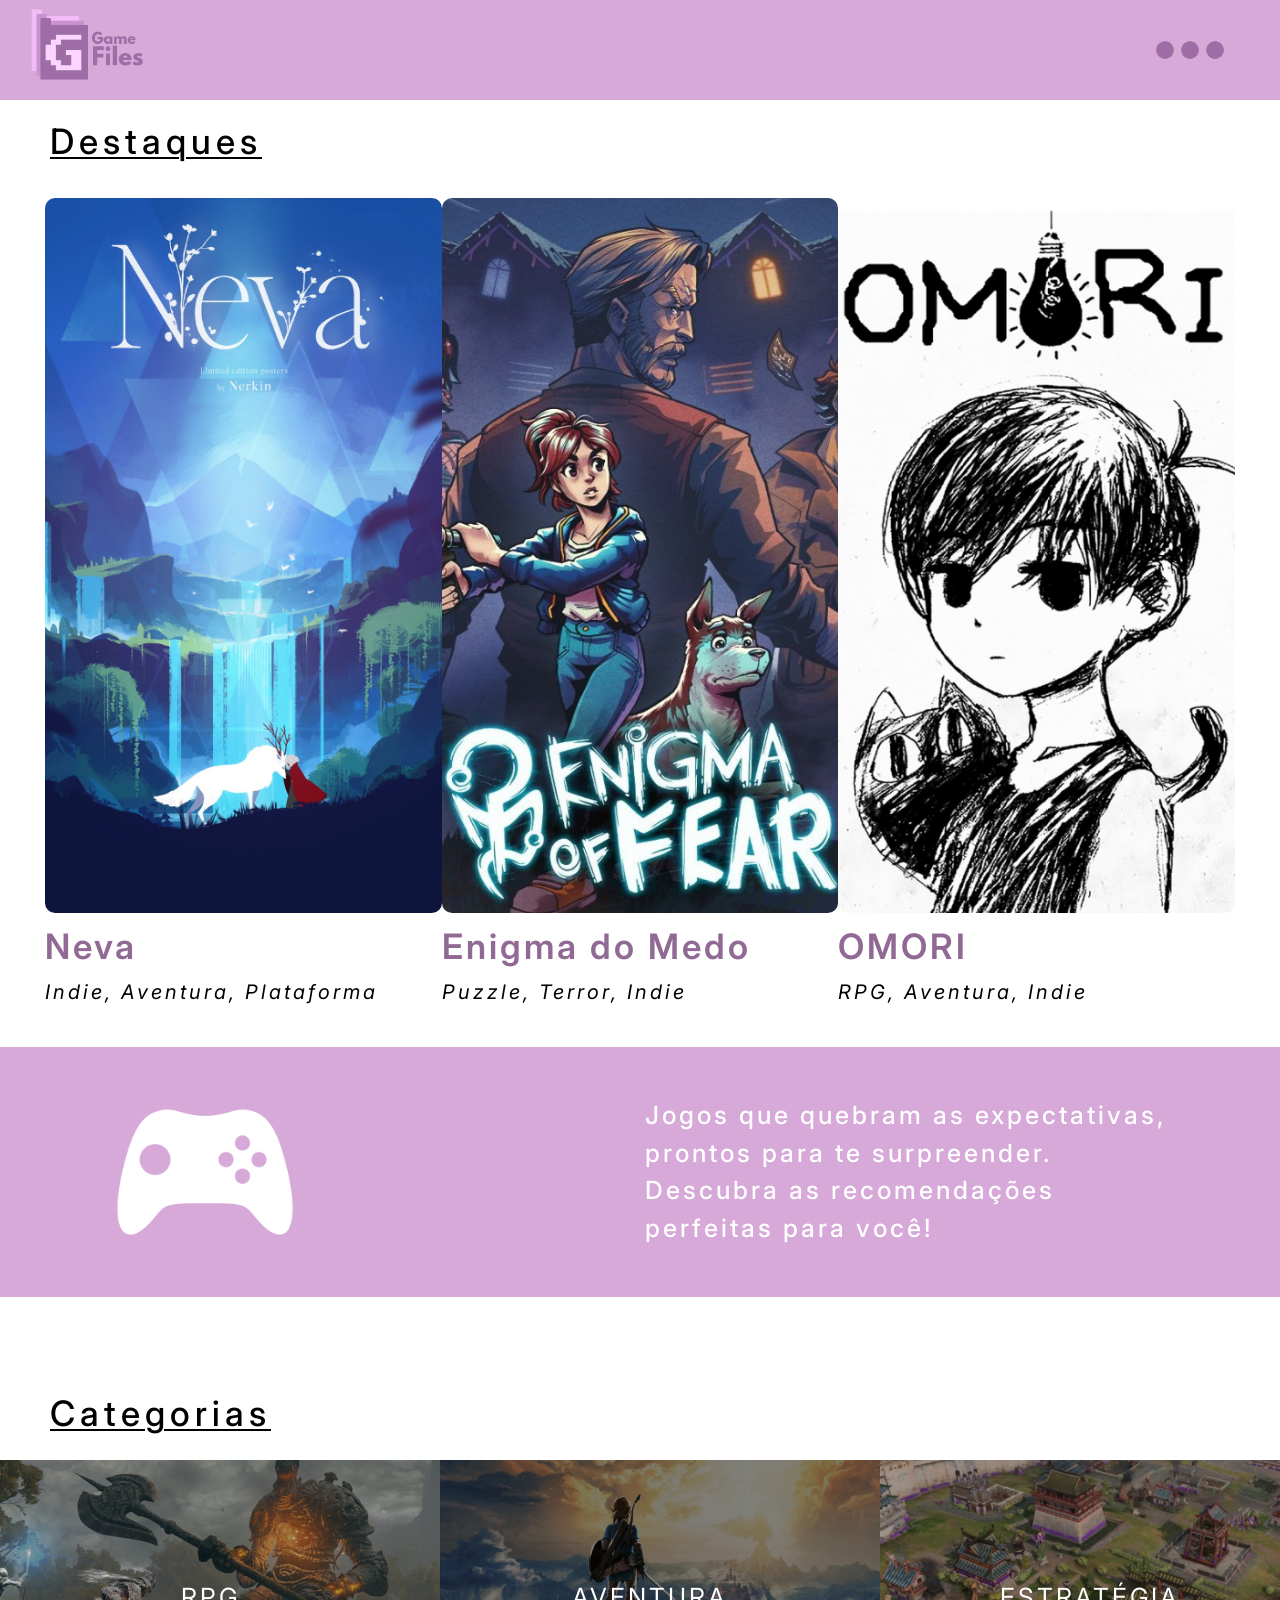
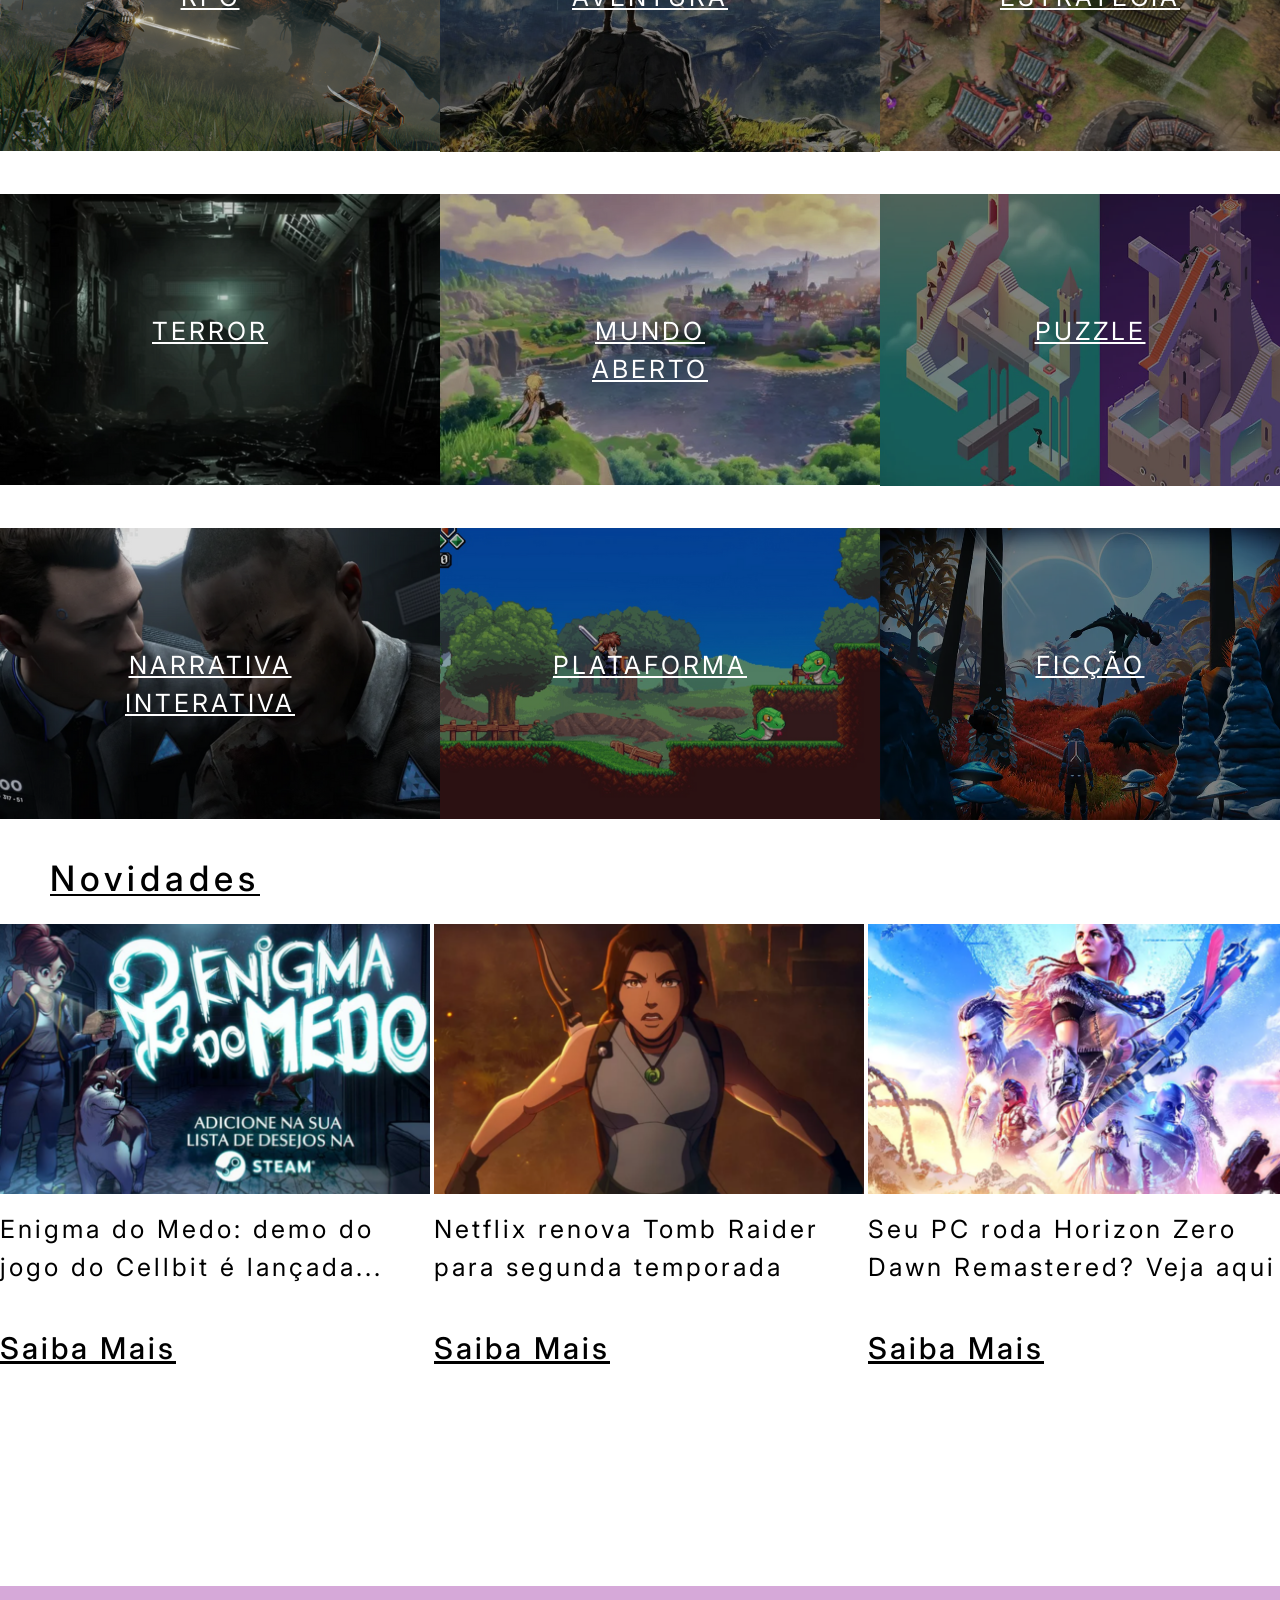
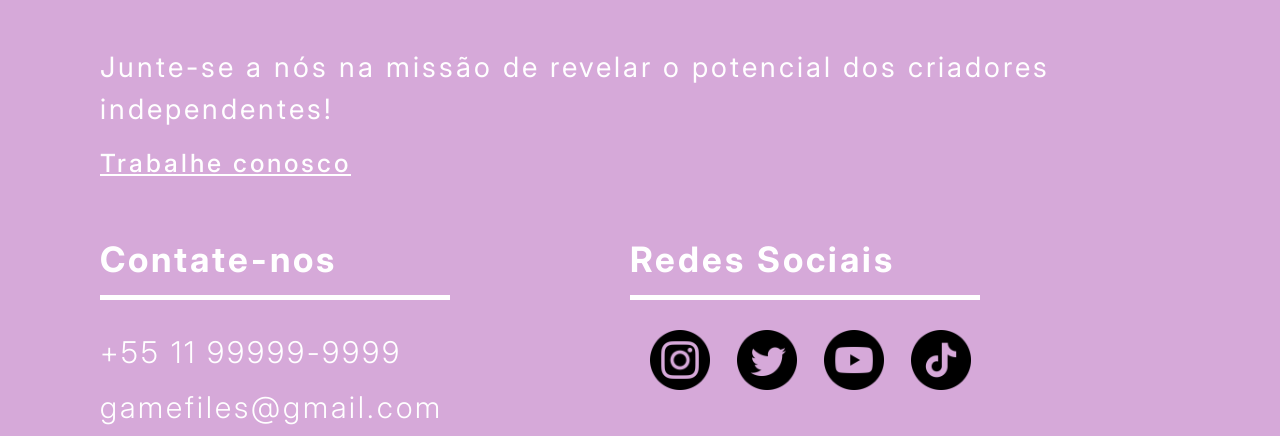
<file: Index/index.html>
<!DOCTYPE html>
<html lang="pt-br">
<head>
    <meta charset="UTF-8">
    <meta name="viewport" content="width=device-width, initial-scale=1.0">
    <title>GameFiles!</title>
    <link rel="stylesheet" href="style.css">
</head>
<body>
    <!-- Overlay -->
    <div id="myNav" class="overlay">
        <a href="javascript:void(0)" class="closebtn" onclick="closeNav()">&times;</a>
        <div class="overlay-content">
            <a href="../Index/index.html" class="letrinhas">Tela Inicial</a>
            <a href="../Pesquisa/pesquisa.html" class="letrinhas">Pesquisa</a>
            <a href="../novidades/novidades.html" class="letrinhas">Novidades</a>
            <a href="../Sobre/Sobre.html" class="letrinhas">Sobre Nós</a>
            <a href="../login/login.html" class="letrinhas">Login</a>
            <a href="../contato/contato.html" class="letrinhas">Contato</a>
        </div>
    </div>

    <!-- Cabeçalho e Menu -->
    <header>
        <div class="menuzin" id="top">
            <a href="../Index/index.html">
                <img src="../Index/img/logo.png" alt="" class="logo">
            </a>
            <button class="menu" id="main">
                <img src="../Index/img/icon_menu.png" alt="" class="icon_menu">
            </button>
        </div>
    </header>

    <h1 class="arrumando dest">Destaques</h1>
    <div class="jogos">
        <div class="tabela clickable" data-url="../jogo/Neva.html" >
            <img src="img/game1_neva.png" alt="" class="games1">
            <p class="game1titulo">Neva</p>
            <p class="game1subtitulo">Indie, Aventura, Plataforma</p>
        </div>
        <div class="tabela clickable" data-url="../jogo/EDM.html">
            <img src="img/game1_EDM.png" alt="" class="games1">
            <p class="game1titulo">Enigma do Medo</p>
            <p class="game1subtitulo">Puzzle, Terror, Indie</p>
        </div>
        <div class="tabela clickable" data-url="../jogo/OMORI.html">
            <img src="img/game1_omori.png" alt="" class="games1">
            <p class="game1titulo">OMORI</p>
            <p class="game1subtitulo">RPG, Aventura, Indie</p>
        </div>
    </div>

    <div class="meio">
        <img src="img/icon_controller.png" alt="" class="icon_meio">
        <p class="texto_meio">Jogos que quebram as expectativas, prontos para te surpreender. Descubra as recomendações perfeitas para você!</p>
    </div>

    <div class="Jogos2">
        <div class="filterDiv Indie Aventura Plataforma">
            <div class="tabela clickable" data-url="../jogo/jogo.html">
                <img src="img/nevaimg.jpg" alt="" class="games2">
                <div class="textin">
                    <p class="game1titulo">Neva</p>
                    <p class="game1subtitulo">Indie, Aventura, Plataforma</p>
                </div>
            </div>
        </div>
        <div class="filterDiv Indie Terror Puzzle">
            <div class="tabela clickable" data-url="../jogo/jogo.html">
                <img src="img/enigmadomedo.jpg" alt="" class="games2">
                <div class="textin">
                    <p class="game1titulo">Enigma do Medo</p>
                    <p class="game1subtitulo">Indie, Terror, Puzzle</p>
                </div>
            </div>
        </div>
        
        <div class="filterDiv Indie RPG Aventura">
            <div class="tabela clickable" data-url="../jogo/jogo.html">
                <img src="img/omori.jpg" alt="" class="games2">
                <div class="textin">
                    <p class="game1titulo">OMORI</p>
                    <p class="game1subtitulo">Indie, RPG, Aventura</p>
                </div>
            </div>
        </div>
        
        <div class="filterDiv Indie Narrativa">
            <div class="tabela clickable" data-url="../jogo/jogo.html">
                <img src="img/game2_lis.png" alt="" class="games2">
                <div class="textin">
                    <p class="game1titulo">Life Is Strange</p>
                    <p class="game1subtitulo">Indie, Narrativa Interativa</p>
                </div>
            </div>
        </div>
        
        <div class="filterDiv Indie Aventura RPG">
            <div class="tabela clickable" data-url="../jogo/jogo.html">
                <img src="img/undertale.png" alt="" class="games2">
                <div class="textin">
                    <p class="game1titulo">Undertale</p>
                    <p class="game1subtitulo">Indie, Aventura, RPG</p>
                </div>
            </div>
        </div>
        
        <div class="filterDiv Indie Puzzle Terror">
            <div class="tabela clickable" data-url="../jogo/jogo.html">
                <img src="img/poppyplaytime.jpg" alt="" class="games2">
                <div class="textin">
                    <p class="game1titulo">Poppy Playtime</p>
                    <p class="game1subtitulo">Indie, Puzzle, Terror</p>
                </div>
            </div>
        </div>
        
        <div class="filterDiv Indie Terror Ficcao Aventura">
            <div class="tabela clickable" data-url="../jogo/jogo.html">
                <img src="img/sallyface.jpg" alt="" class="games2">
                <div class="textin">
                    <p class="game1titulo">Sally Face</p>
                    <p class="game1subtitulo">Indie, Terror, Ficção, Aventura</p>
                </div>
            </div>
        </div>
        
        <div class="filterDiv Indie Estrategia">
            <div class="tabela clickable" data-url="../jogo/jogo.html">
                <img src="img/bloonstd6.jpg" alt="" class="games2">
                <div class="textin">
                    <p class="game1titulo">Bloons TD 6</p>
                    <p class="game1subtitulo">Indie, Estratégia</p>
                </div>
            </div>
        </div>
        
        <div class="filterDiv Indie Plataforma Puzzle Aventura">
            <div class="tabela clickable" data-url="../jogo/jogo.html">
                <img src="img/gris.avif" alt="" class="games2">
                <div class="textin">
                    <p class="game1titulo">Gris</p>
                    <p class="game1subtitulo">Indie, Plataforma, Puzzle, Aventura</p>
                </div>
            </div>
        </div>
        
        <div class="filterDiv Mundo Aventura">
            <div class="tabela clickable" data-url="../jogo/jogo.html">
                <img src="img/genshimimpact.webp" alt="" class="games2">
                <div class="textin">
                    <p class="game1titulo">Genshin Impact</p>
                    <p class="game1subtitulo">Mundo Aberto, Aventura</p>
                </div>
            </div>
        </div>
        
        <div class="filterDiv Mundo Aventura Narrativa">
            <div class="tabela clickable" data-url="../jogo/jogo.html">
                <img src="img/RDR2-ART.webp" alt="" class="games2">
                <div class="textin">
                    <p class="game1titulo">Red Dead Redemption 2</p>
                    <p class="game1subtitulo">Mundo Aberto, Aventura, Narrativa</p>
                </div>
            </div>
        </div>
        
        <div class="filterDiv RPG Plataforma Aventura">
            <div class="tabela clickable" data-url="../jogo/jogo.html">
                <img src="img/childoflight.jpg" alt="" class="games2">
                <div class="textin">
                    <p class="game1titulo">Child of Light</p>
                    <p class="game1subtitulo">RPG, Plataforma, Aventura</p>
                </div>
            </div>
        </div>
        
        <div class="filterDiv Aventura Narrativa Ficcao">
            <div class="tabela clickable" data-url="../jogo/jogo.html">
                <img src="img/detroitbecomehuman.jpg" alt="" class="games2">
                <div class="textin">
                    <p class="game1titulo">Detroit Become Human</p>
                    <p class="game1subtitulo">Aventura, Narrativa Interativa, Ficção</p>
                </div>
            </div>
        </div>
    
        <div class="filterDiv RPG Aventura">
            <div class="tabela clickable" data-url="../jogo/jogo.html">
                <img src="img/the-witcher-3.jpg" alt="" class="games2">
                <div class="textin">
                    <p class="game1titulo">The Witcher 3: Wild Hunt</p>
                    <p class="game1subtitulo">RPG, Aventura</p>
                </div>
            </div>
        </div>
        
        <div class="filterDiv Estrategia">
            <div class="tabela clickable" data-url="../jogo/jogo.html">
                <img src="img/ageOfEmpires.jpg" alt="" class="games2">
                <div class="textin">
                    <p class="game1titulo">Age of Empires IV</p>
                    <p class="game1subtitulo">Estratégia</p>
                </div>
            </div>
        </div>

        <div class="filterDiv Mundo Aventura">
            <div class="tabela clickable" data-url="../jogo/jogo.html">
                <img src="img/horizon.webp" alt="" class="games2">
                <div class="textin">
                    <p class="game1titulo">Horizon Zero Dawn</p>
                    <p class="game1subtitulo">Mundo Aberto, Aventura</p>
                </div>
            </div>
        </div>
        
        <div class="filterDiv Estrategia Ficcao">
            <div class="tabela clickable" data-url="../jogo/jogo.html">
                <img src="img/starCraft2.webp" alt="" class="games2">
                <div class="textin">
                    <p class="game1titulo">StarCraft II</p>
                    <p class="game1subtitulo">Estratégia, Ficção</p>
                </div>
            </div>
        </div>
        
        <div class="filterDiv Terror Aventura">
            <div class="tabela clickable" data-url="../jogo/jogo.html">
                <img src="img/village.webp" alt="" class="games2">
                <div class="textin">
                    <p class="game1titulo">Resident Evil Village</p>
                    <p class="game1subtitulo">Terror, Aventura</p>
                </div>
            </div>
        </div>
        
        <div class="filterDiv Mundo aberto Aventura">
            <div class="tabela clickable" data-url="../jogo/jogo.html">
                <img src="img/zelda.avif" alt="" class="games2">
                <div class="textin">
                    <p class="game1titulo">The Legend of Zelda: Breath...</p>
                    <p class="game1subtitulo">Mundo Aberto, Aventura</p>
                </div>
            </div>
        </div>
        
        <div class="filterDiv Puzzle">
            <div class="tabela clickable" data-url="../jogo/jogo.html">
                <img src="img/the talos principle 2.jpg" alt="" class="games2">
                <div class="textin">
                    <p class="game1titulo">The Talos Principle 2</p>
                    <p class="game1subtitulo">Puzzle</p>
                </div>
            </div>
        </div>
        
        <div class="filterDiv Narrativa interativa">
            <div class="tabela clickable" data-url="../jogo/jogo.html">
                <img src="img/heavy-rain.jpg" alt="" class="games2">
                <div class="textin">
                    <p class="game1titulo">Heavy Rain</p>
                    <p class="game1subtitulo">Narrativa Interativa</p>
                </div>
            </div>
        </div>
        
        <div class="filterDiv Plataforma Aventura">
            <div class="tabela clickable" data-url="../jogo/jogo.html">
                <img src="img/celeste.webp" alt="" class="games2">
                <div class="textin">
                    <p class="game1titulo">Celeste</p>
                    <p class="game1subtitulo">Plataforma, Aventura</p>
                </div>
            </div>
        </div>
        
        <div class="filterDiv Aventura Ficção">
            <div class="tabela clickable" data-url="../jogo/jogo.html">
                <img src="img/control.jpg" alt="" class="games2">
                <div class="textin">
                    <p class="game1titulo">Control</p>
                    <p class="game1subtitulo">Ficção Científica, Aventura</p>
                </div>
            </div>
        </div>
        
        <div class="filterDiv RPG Ficção">
            <div class="tabela clickable" data-url="../jogo/jogo.html">
                <img src="img/the outer worlds.jpg" alt="" class="games2">
                <div class="textin">
                    <p class="game1titulo">The Outer Worlds</p>
                    <p class="game1subtitulo">Ficção Científica, RPG</p>
                </div>
            </div>
        </div>
        
        
        <div class="filterDiv Indie Aventura Estrategia">
            <div class="tabela clickable" data-url="../jogo/jogo.html">
                <img src="img/slimerancher2.png" alt="" class="games2">
                <div class="textin">
                    <p class="game1titulo">Slime Rancher 2</p>
                    <p class="game1subtitulo">Indie, Aventura, Estratégia</p>
                </div>
            </div>
        </div>

        <div class="filterDiv Ficcao Aventura">
            <!-- Jogo 1: Ficção Científica -->
            <div class="tabela clickable" data-url="../jogo/jogo.html">
                <img src="img/Cyberpunk-2077.jpg" alt="Cyberpunk 2077" class="games2 ">
                <div class="textin">
                    <p class="game1titulo">Cyberpunk 2077</p>
                    <p class="game1subtitulo">Ficção, Aventura</p>
                </div>
            </div>
            </div>
    </div>


    
    
    

        <div class="arrumando"><h1>Categorias</h1></div>
    <div class="categorias clicavel">
        <div class="categoria" id="RPG" data-url="../Pesquisa/pesquisa.html" onclick="redirectToPesquisa(this)">
            <img src="img/cat_rpg.png" alt="">
            <div class="cat">
                <p>RPG</p>
            </div>
        </div>
        <div class="categoria clicavel" id="Aventura" data-url="../Pesquisa/pesquisa.html" onclick="redirectToPesquisa(this)">
            <img src="img/aventuraImg.jpg" class="teste" alt="">
            <div class="cat">
                <p>AVENTURA</p>
            </div>
        </div>
        <div class="categoria clicavel" id="Estrategia" data-url="../Pesquisa/pesquisa.html" onclick="redirectToPesquisa(this)">
            <img src="img/cat_estrategia.png" alt="">
            <div class="cat">
                <p>ESTRATÉGIA</p>
            </div>
        </div>
    </div>
    <div class="categorias clicavel">
        <div class='Terror categoria' id="Terror" data-url="../Pesquisa/pesquisa.html" onclick="redirectToPesquisa(this)">
            <img  src="img/cat_terror.png" alt="">
            <div class="cat">
                <p>TERROR</p>
            </div>
        </div>
    
        
        <div class="categoria clicavel" id="Mundo" data-url="../Pesquisa/pesquisa.html" onclick="redirectToPesquisa(this)">
            <img src="img/cat_aberto.png" alt="">
            <div class="cat">
                <p>MUNDO ABERTO</p>
            </div>
        </div>
        <div class="categoria clicavel" id="Puzzle" data-url="../Pesquisa/pesquisa.html" onclick="redirectToPesquisa(this)">
            <img src="img/puzzleGame.webp" class="teste" alt="">
            <div class="cat">
                <p>PUZZLE</p>
            </div>
        </div>
    </div>
    <div class="categorias clicavel" >
        <div class="categoria" id="Narrativa" data-url="../Pesquisa/pesquisa.html" onclick="redirectToPesquisa(this)">
            <img src="img/cat_narrativa.png" alt="">
            <div class="cat">
                <p>NARRATIVA INTERATIVA</p>
            </div>
        </div>
        <div class="categoria clicavel" id="Plataforma" data-url="../Pesquisa/pesquisa.html" onclick="redirectToPesquisa(this)">
            <img src="img/cat_plataforma.png" alt="">
            <div class="cat">
                <p>PLATAFORMA</p>
            </div>
        </div>
        <div class="categoria clicavel" id="Ficcao" data-url="../Pesquisa/pesquisa.html" onclick="redirectToPesquisa(this)">
            <img src="img/ficçãoImg.webp" class="teste" alt="">
            <div class="cat">
                <p>FICÇÃO</p>
            </div>
        </div>
    </div>

    <a href="../novidades/novidades.html" class="nov">Novidades</a>
    <div class="novidades">
        <div class="novi">
            <img class="noticiazinha" src="img/not_edm.png" alt="">
            <p class="not">Enigma do Medo: demo do jogo do Cellbit é lançada...</p>
            <a href="https://www.theenemy.com.br/pc/enigma-do-medo-baixar">Saiba Mais</a>
        </div>
        <div class="novi">
            <img class="noticiazinha" src="img/not_tomb.png" alt="">
            <p class="not">Netflix renova Tomb Raider para segunda temporada</p>
            <a href="https://www.theenemy.com.br/pc/netflix-renova-tomb-raider-para-segunda-temporada">Saiba Mais</a>
        </div>
        <div class="novi">
            <img class="noticiazinha" src="img/not_horizon.png" alt="">
            <p class="not">Seu PC roda Horizon Zero Dawn Remastered? Veja aqui</p>
            <a href="https://www.theenemy.com.br/pc/seu-pc-roda-horizon-zero-dawn-remastered-veja-aqui">Saiba Mais</a>
        </div>
    </div>
    <div onclick="scrollToTop()" class="voltar">
        <div id="targetDiv" class="tag">
            <img src="../Geral/imgsGerais/SetaVoltarBolinha.png"  alt="">
        </div>
        
    </div>

    <footer>
        <div class="junto">
            <p class="junte">Junte-se a nós na missão de revelar o potencial dos criadores independentes!</p>
             <a href="../contato/contato.html" class="trabalhe">Trabalhe conosco</a>
        </div>
        <div class="coisos">
            <div class="contate">
                <h3>Contate-nos</h3>
                <hr>
                <p class="contato">+55 11 99999-9999</p>
                <p class="contato">gamefiles@gmail.com</p>
            </div>
            <div class="redes">
                <h3>Redes Sociais</h3>
                <hr>
                <div class="icones">
                    <img src="img/icon_insta.png" alt="" class="icon">
                    <img src="img/icon_twitter.png" alt="" class="icon">
                    <img src="img/icon_youtube.png" alt="" class="icon">
                    <img src="img/icon_tiktok.png" alt="" class="icon">
                </div>
            </div>
        </div>
    </footer>

    <script src="script.js"></script>
</body>
</html>
</file>
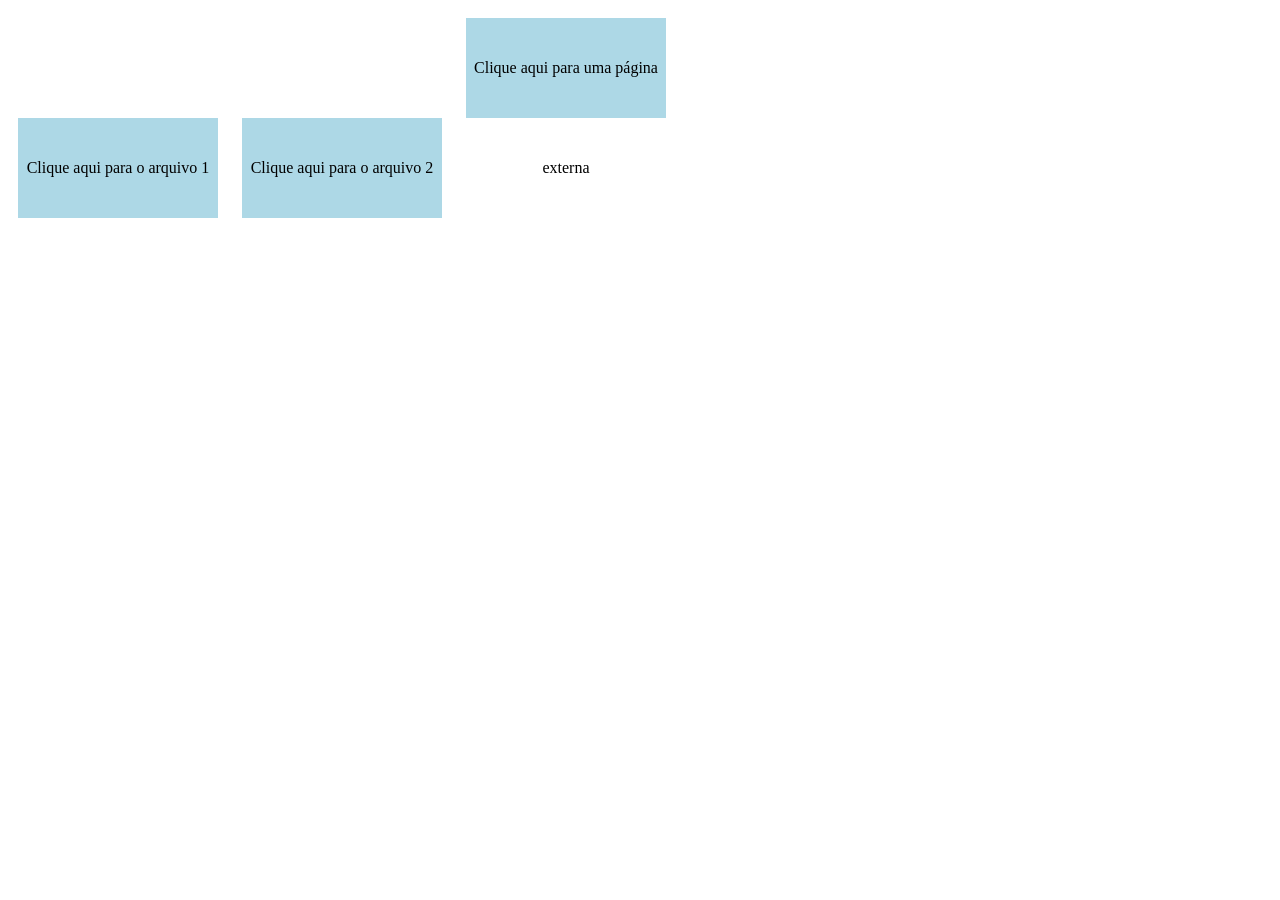
<file: teste/index.html>
<!DOCTYPE html>
<html lang="pt-BR">
<head>
    <meta charset="UTF-8">
    <meta name="viewport" content="width=device-width, initial-scale=1.0">
    <title>Redirecionamento com divs</title>
    <style>
        .clickable {
            width: 200px;
            height: 100px;
            background-color: lightblue;
            margin: 10px;
            display: inline-block;
            text-align: center;
            line-height: 100px;
            cursor: pointer;
        }
    </style>
</head>
<body>
    <!-- Divs com links dentro do atributo data-url -->
    <div class="clickable" data-url="../jogo/jogo.html">Clique aqui para o arquivo 1</div>
    <div class="clickable" data-url="arquivo2.html">Clique aqui para o arquivo 2</div>
    <div class="clickable" data-url="https://www.exemplo.com">Clique aqui para uma página externa</div>

    <script>
        // Seleciona todas as divs com a classe 'clickable'
        const divs = document.querySelectorAll('.clickable');
        
        // Adiciona um evento de clique a cada div
        divs.forEach(div => {
            div.addEventListener('click', () => {
                // Redireciona para o URL armazenado no atributo 'data-url'
                const url = div.getAttribute('data-url');
                window.location.href = url;
            });
        });
    </script>
</body>
</html>
</file>
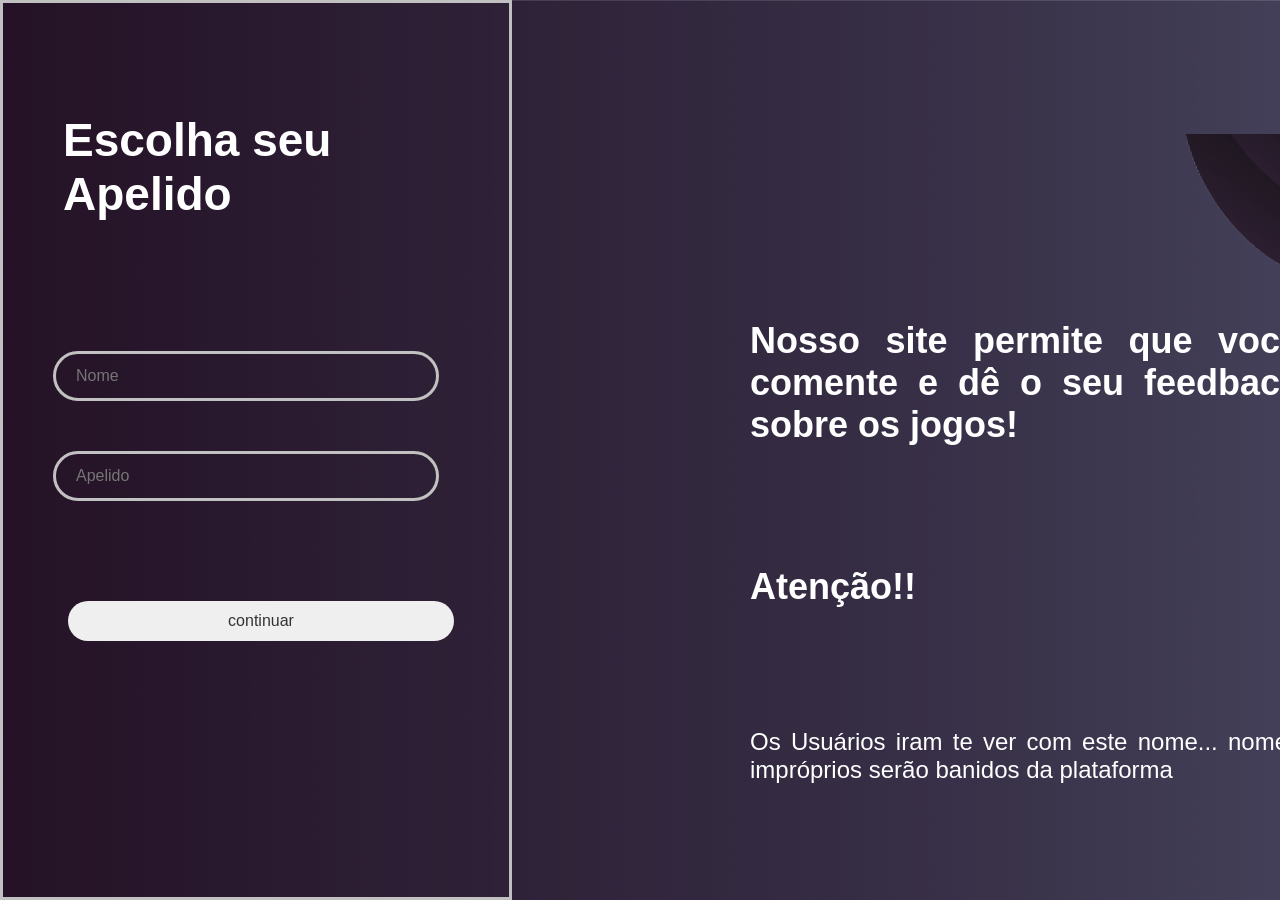
<file: Apelido/Apelido.html>
<!DOCTYPE html>
<html lang="pt-br">
<head>
    <meta charset="UTF-8">
    <meta name="viewport" content="width=device-width, initial-scale=1.0">
    <title>Apelido</title>
    <link rel="stylesheet" href="styleApelido.css">
</head>
<body>
    <main>

        <section>
            <div class="quadrado">
                <h2>Escolha seu Apelido</h2>
                <div class="name"><input placeholder="Nome" type="text"> 
            </div>
                <div class="Apelido"><input placeholder="Apelido" type="text">
            </div>
                <div class="continuar"><button><a href="../continuar/continuar.html">continuar</a></button></div>
                
            </div>
        </section>

        <section>
            <div class="texto">
                <h3>Nosso site permite que você comente e dê o seu feedback sobre os jogos!</h3>
                <h2>Atenção!!</h2>
                <p>Os Usuários iram te ver com este nome... nomes impróprios serão banidos da plataforma</p>
            </div>
        </section>

        <div class="imagem"><img src="/img/Amo-te, amo-te mais (14) 2 (2).png" alt=""></div>

    </main>
</body>
</html>
</file>
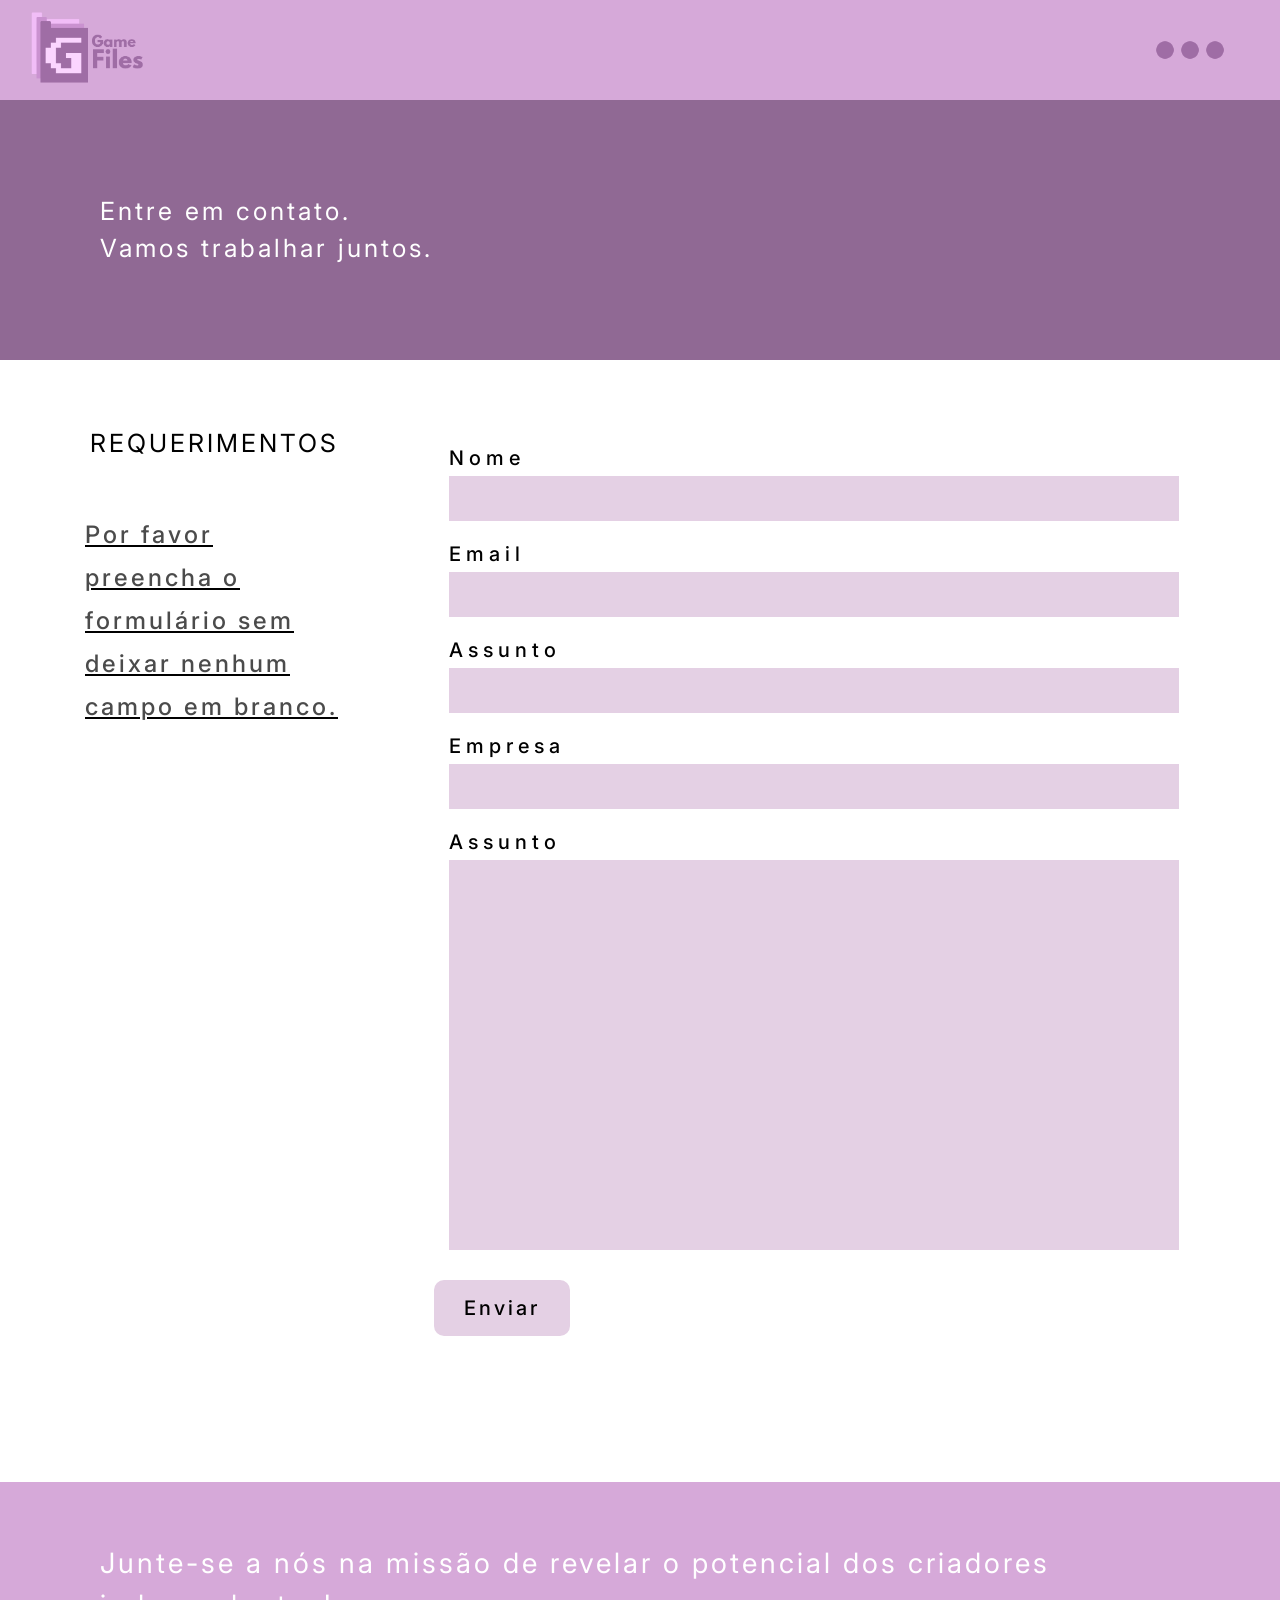
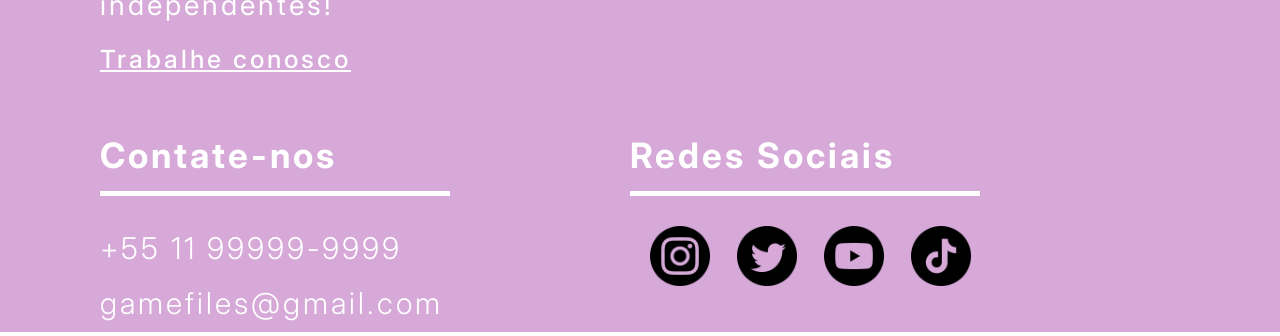
<file: contato/contato.html>
<!DOCTYPE html>
<html lang="pt-br">
<head>
    <meta charset="UTF-8">
    <meta name="viewport" content="width=device-width, initial-scale=1.0">
    <title>Game files - Contato</title>
    <link rel="preconnect" href="https://fonts.googleapis.com">
    <link rel="preconnect" href="https://fonts.gstatic.com" crossorigin>
    <link href="https://fonts.googleapis.com/css2?family=Inter:wght@100;200;300;400;500;600;700;800;900&display=swap" rel="stylesheet">
    <link rel="stylesheet" href="styleContato.css">
</head>
<body>
    <!-- Overlay -->
    <div id="myNav" class="overlay">
        <a href="javascript:void(0)" class="closebtn" onclick="closeNav()">&times;</a>
        <div class="overlay-content">
            <a href="../Index/index.html" class="letrinhas">Tela Inicial</a>
            <a href="../Pesquisa/pesquisa.html" class="letrinhas">Pesquisa</a>
            <a href="../novidades/novidades.html" class="letrinhas">Novidades</a>
            <a href="../Sobre/Sobre.html" class="letrinhas">Sobre Nós</a>
            <a href="../login/login.html" class="letrinhas">Login</a>
            <a href="../contato/contato.html" class="letrinhas">Contato</a>
        </div>
    </div>

    <!-- Cabeçalho e Menu -->
    <header>
        <div class="menuzin" id="top">
            <a href="../Index/index.html">
                <img src="../Index/img/logo.png" alt="" class="logo">
            </a>
            <button class="menu" id="main">
                <img src="../Index/img/icon_menu.png" alt="" class="icon_menu">
            </button>
        </div>
    </header>
    <div class="section1">
        <h1 class="medium-light">Entre em contato.</h1>
        <h1 class="medium-light">Vamos trabalhar juntos.</h1>
    </div>
    <div class="section2">
        <div class="esquerda">
            <h1 class="medium-light">REQUERIMENTOS</h1>
            <h2 class="regular">Por favor preencha o formulário sem deixar nenhum campo em branco.</h2>
        </div>
        <div class="direita">
            <form>
            <div class="questao">
                <h4 class="regular">Nome</h4>
                <input type="text" required>
            </div>
            <div class="questao">
                <h4 class="regular">Email</h4>
                <input type="email" required>
            </div>
            <div class="questao">
                <h4 class="regular">Assunto</h4>
                <input type="text">
            </div>
            <div class="questao">
                <h4 class="regular">Empresa</h4>
                <input type="text">
            </div>
            <div class="questao">
                <h4 class="regular">Assunto</h4>
                <textarea name="assunto" id="" required></textarea>
            </div>
            <div class="enviando">
                <button type="submit" class="enviar">Enviar</button>
            </div>
        </form>
        </div>
    </div>
    <div onclick="scrollToTop()" class="voltar">
        <div id="targetDiv" class="tag">
            <img src="../Geral/imgsGerais/SetaVoltarBolinha.png"  alt="">
        </div>
        
    </div>
    <footer>
        <div class="junto">
            <p class="junte">Junte-se a nós na missão de revelar o potencial dos criadores independentes!</p>
             <a href="../contato/contato.html" class="trabalhe">Trabalhe conosco</a>
        </div>
        <div class="coisos">
            <div class="contate">
                <h3>Contate-nos</h3>
                <hr>
                <p class="contato">+55 11 99999-9999</p>
                <p class="contato">gamefiles@gmail.com</p>
            </div>
            <div class="redes">
                <h3>Redes Sociais</h3>
                <hr>
                <div class="icones">
                    <img src="../Index/img/icon_insta.png" alt="" class="icon">
                    <img src="../Index/img/icon_twitter.png" alt="" class="icon">
                    <img src="../Index/img/icon_youtube.png" alt="" class="icon">
                    <img src="../Index/img/icon_tiktok.png" alt="" class="icon">
                </div>
            </div>
        </div>
    </footer>
    <script src="scriptContato.js"></script>
</body>
</html>
</file>
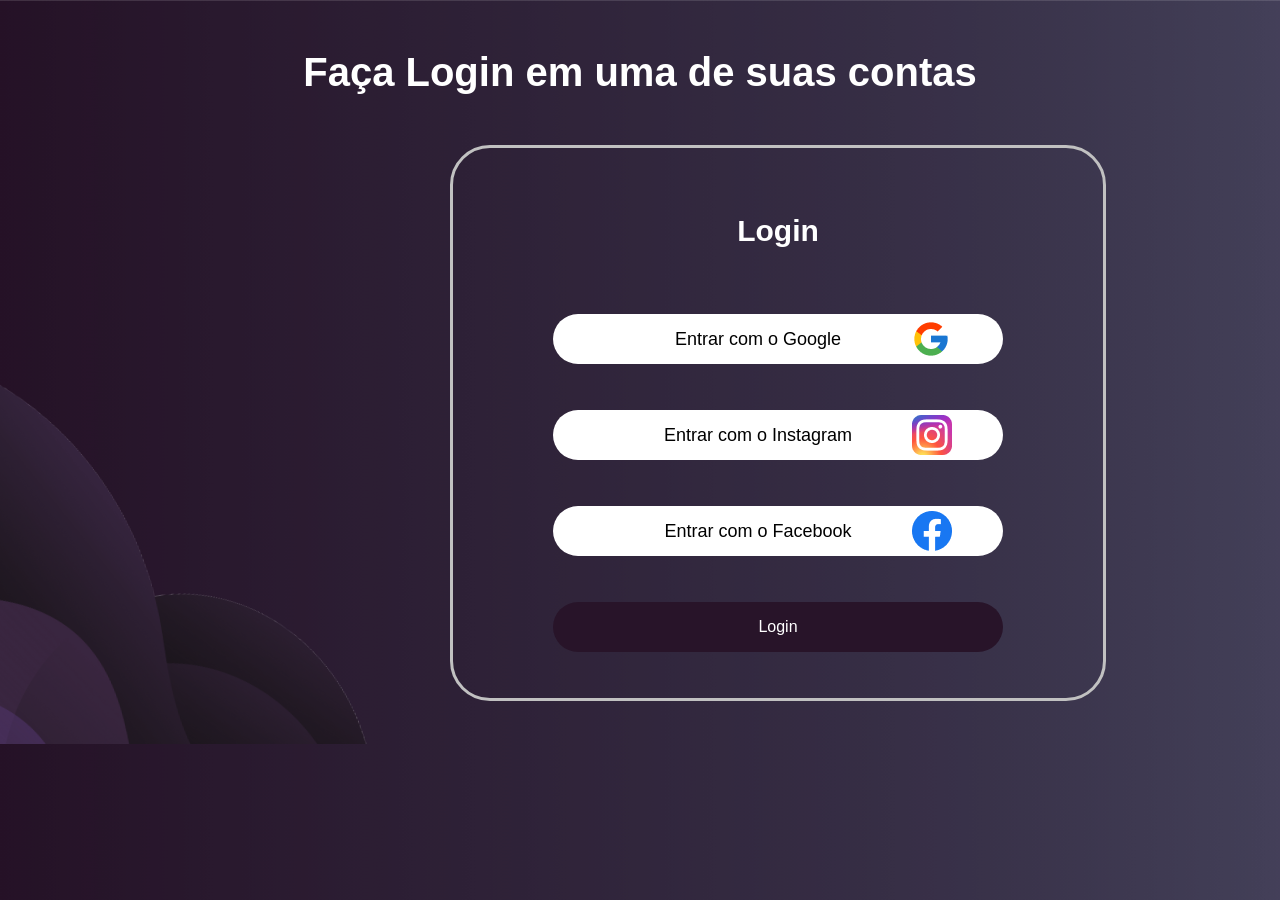
<file: EntrarConta/Entrar.html>
<!DOCTYPE html>
<html lang="pt-br">
<head>
    <meta charset="UTF-8">
    <meta name="viewport" content="width=device-width, initial-scale=1.0">
    <title>Logar</title>
    <link rel="stylesheet" href="styleEntrar.css">
</head>
<body>
    <h1>Faça Login em uma de suas contas</h1>
<div class="quadrado">
    <h2>Login</h2>
    <div class="Google">
    <button class="Go">Entrar com o Google <img src="/img/flat-color-icons_google.png" alt=""></button>
</div>
    <div class="insta">
    <button class="in">Entrar com o Instagram <img src="/img/Group.png" alt=""></button>
</div>
<div class="face">
    <button class="fa">Entrar com o Facebook <img src="/img/Vector (1).png" alt=""></button>
</div>
    <a href="/Apelido/index.html">Login</a>
</div>
<div class="fundo">
<img src="/img/Amo-te, amo-te mais (14) 2 (1).png" alt="">
</div>
</body>
</html>
</file>
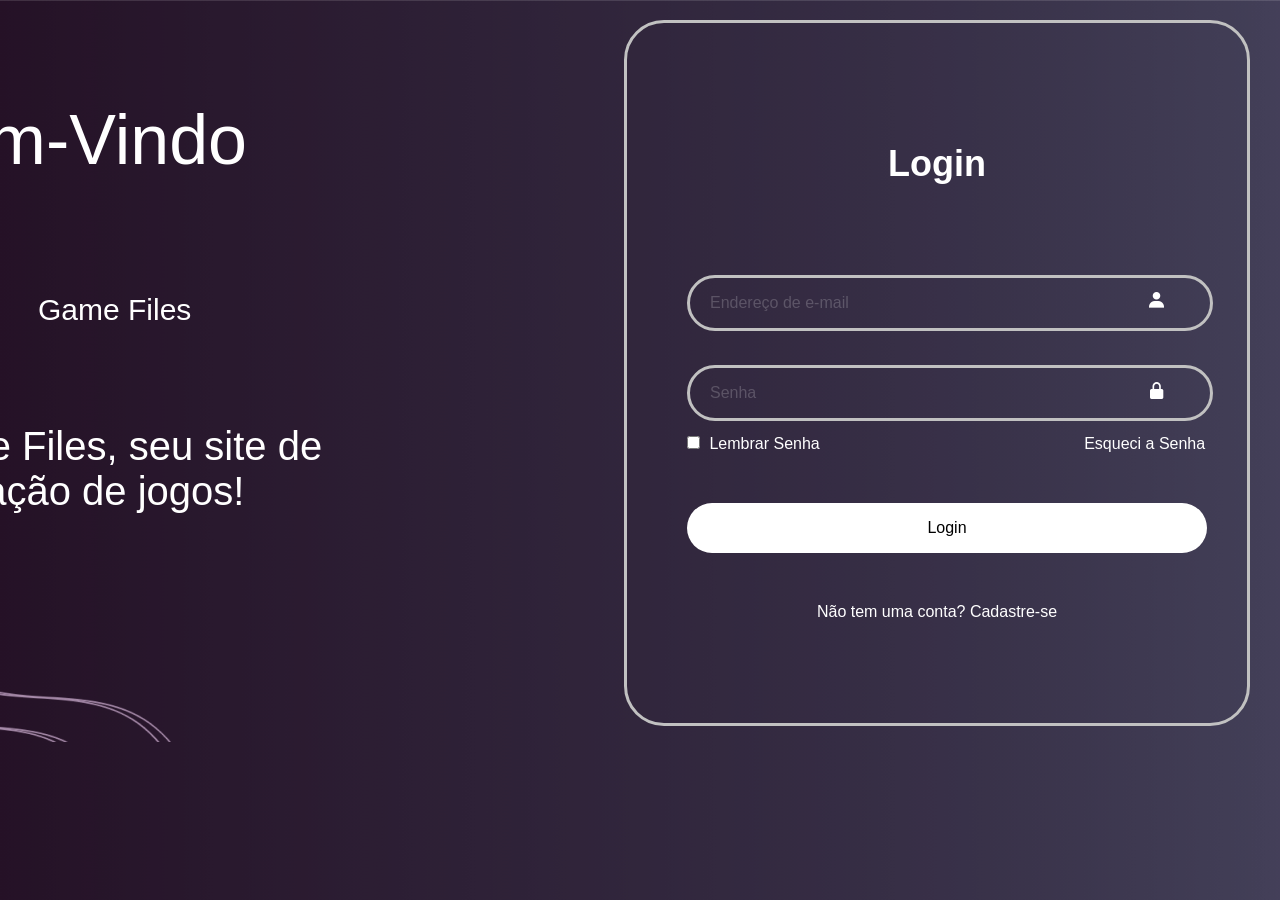
<file: Login/login.html>
<!DOCTYPE html>
<html lang="pt-br">
<head>
    <meta charset="UTF-8">
    <meta name="viewport" content="width=device-width, initial-scale=1.0">
    <title>Login</title>
    <link rel="stylesheet" href="styleLogin.css">
    <link href='https://unpkg.com/boxicons@2.1.4/css/boxicons.min.css'
rel='stylesheet'> 

</head>
<body>
<main class="container2">

    <h1>Bem-Vindo</h1>
<div class="text">
    <img src="../img/Vector (2).png" alt="">
    <h2>Game Files</h2>
</div>
    <p>Game Files, seu site de avaliação de jogos!</p>
    <div class="imagem">
<img src="../img/Amo-te, amo-te mais (9) 3 (1).png" alt="">
</div>
</main>



    <main class="container">
        <form id="loginForm">
            <h1>Login</h1>
            <div class="input-box">
                <input id="username" placeholder="Endereço de e-mail" type="email" required>
                <i class="bx bxs-user"></i>
            </div>
            <div class="input-box">
                <input id="password" placeholder="Senha" type="password" required>
                <i class="bx bxs-lock-alt"></i>
            </div>
        
            <div class="remember-forgot">
                <label>
                <input type="checkbox"> Lembrar Senha
                <a href="../EntrarConta/Entrar.html">Esqueci a Senha</a>
                </label>
            </div>
        
            <!-- O botão de submit agora chama uma função JavaScript -->
            <button id="loginButton" class="Login" type="button">Login</button>
        
            <div class="register-link">
                <p>Não tem uma conta? <a href="../Cadastro/Cadastro.html">Cadastre-se</a></p>
            </div>
        </form>
        
        <script src="login.js">
        </script>
        
        
</body>
</html>
</file>
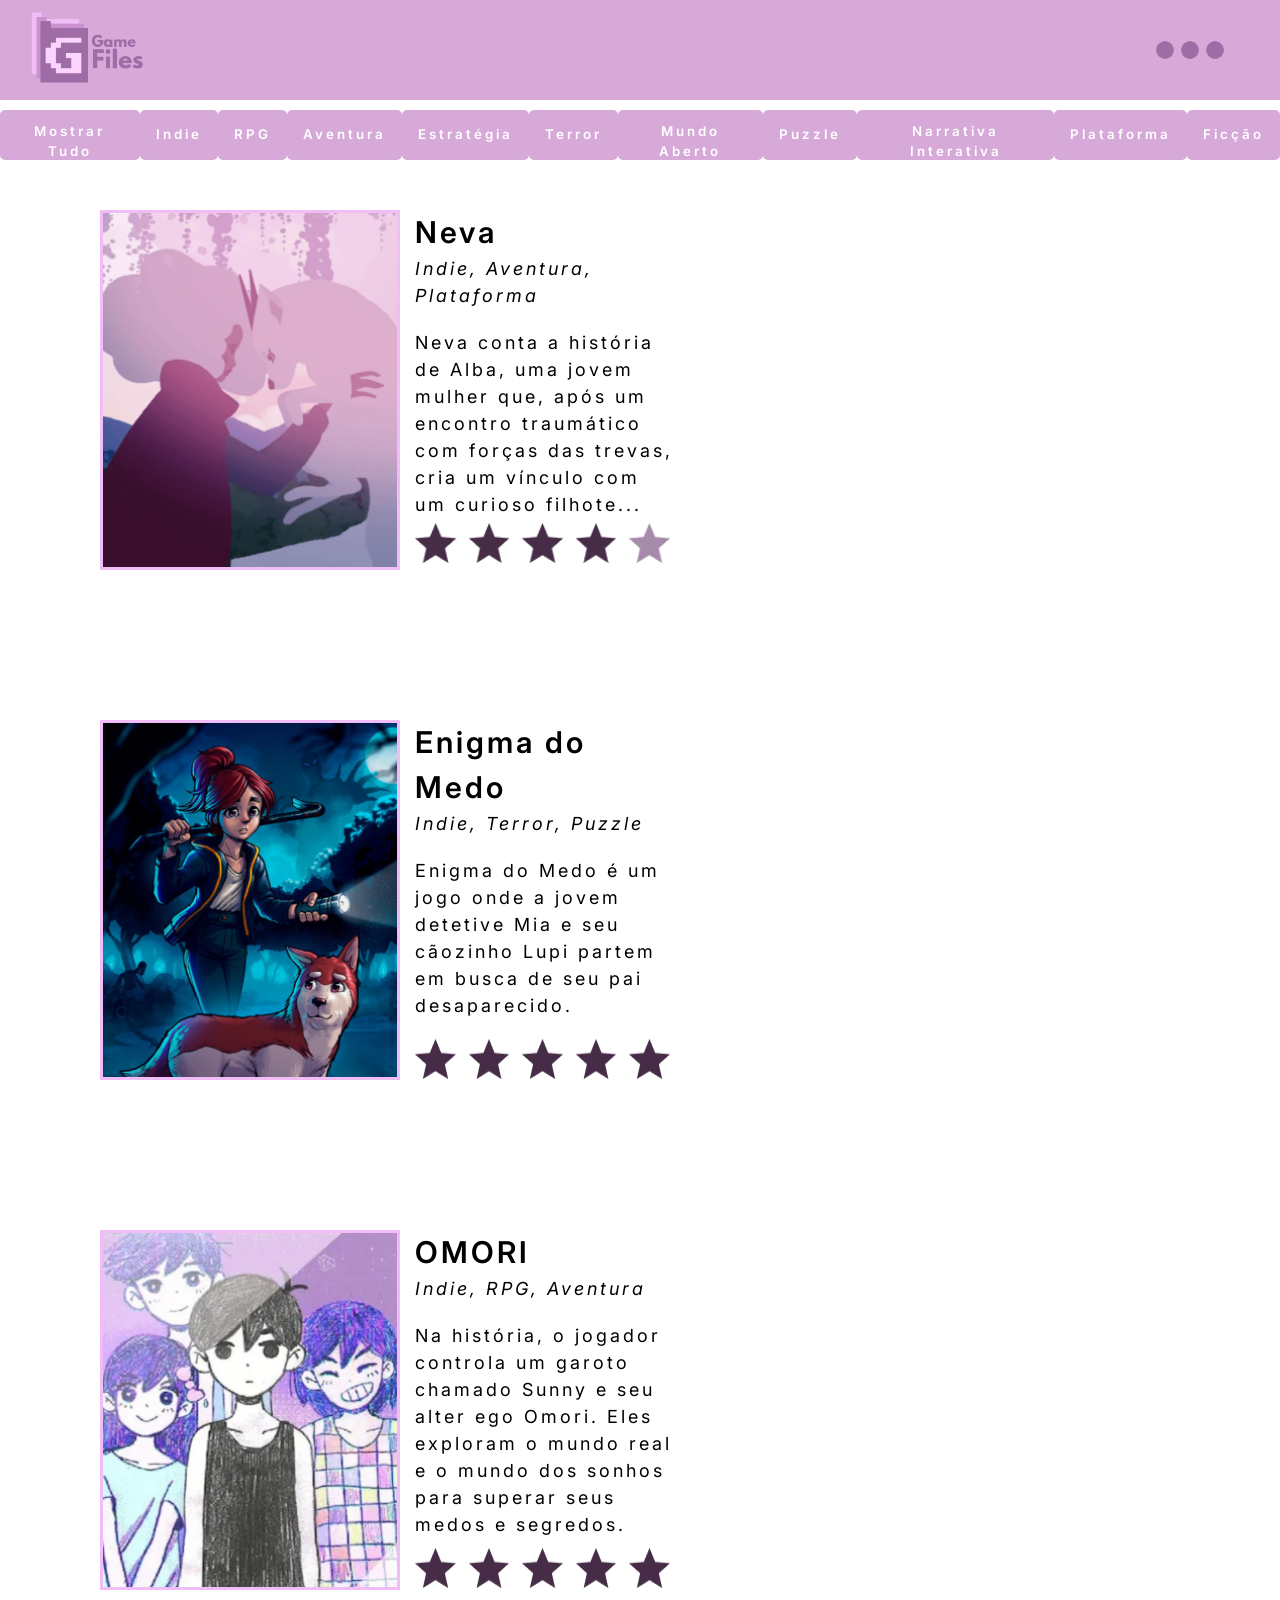
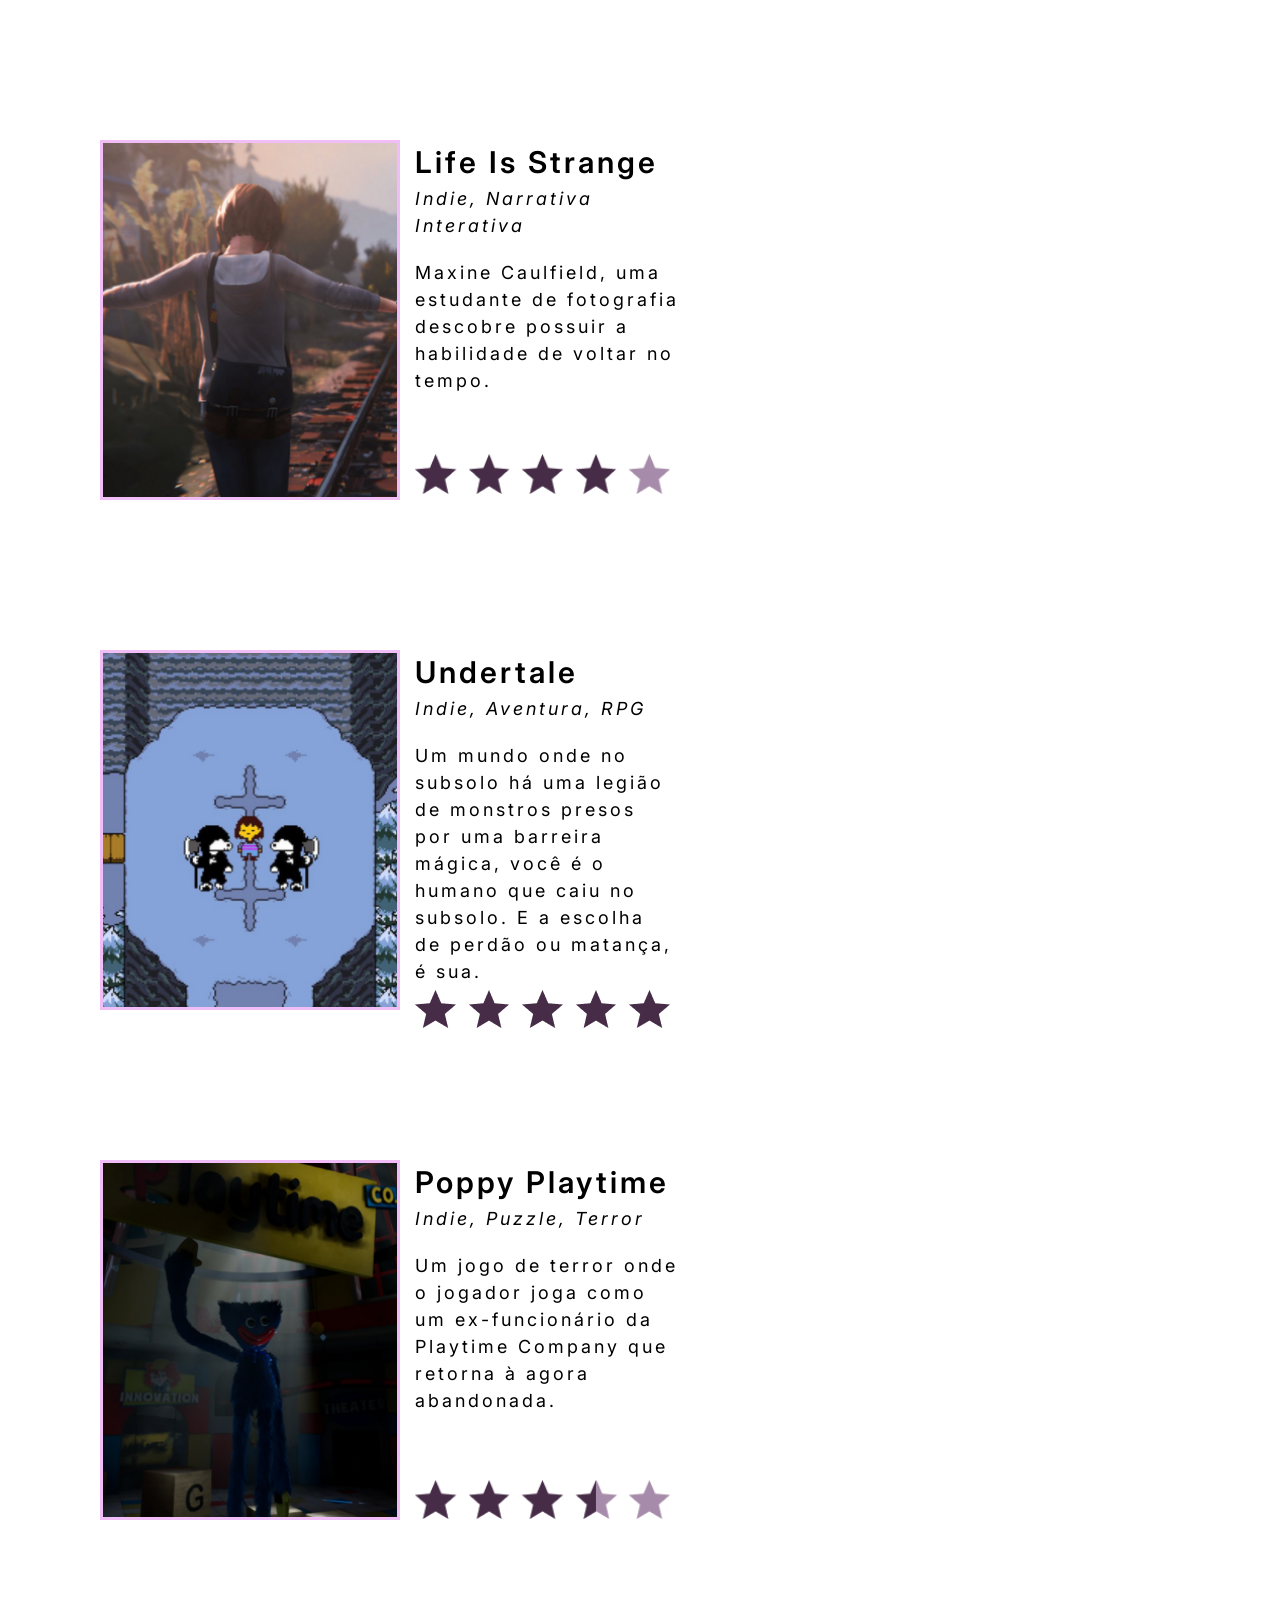
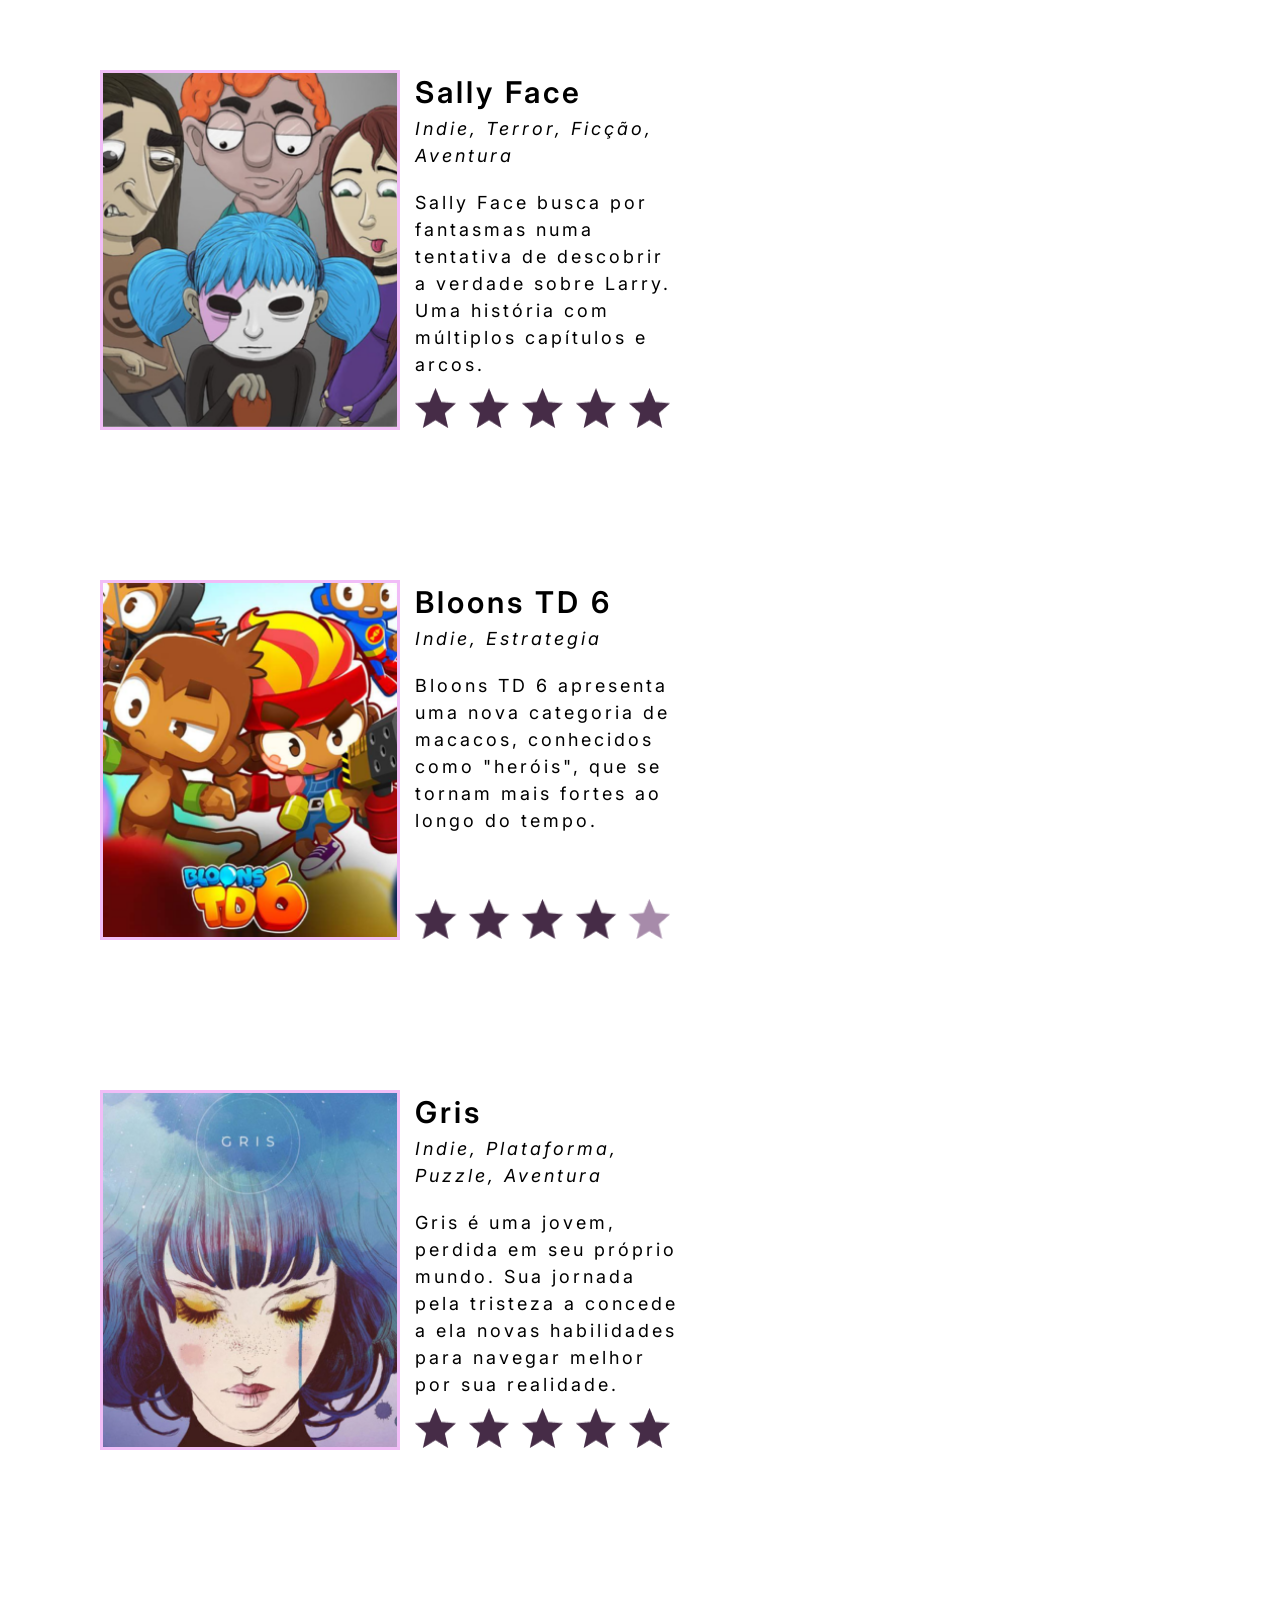
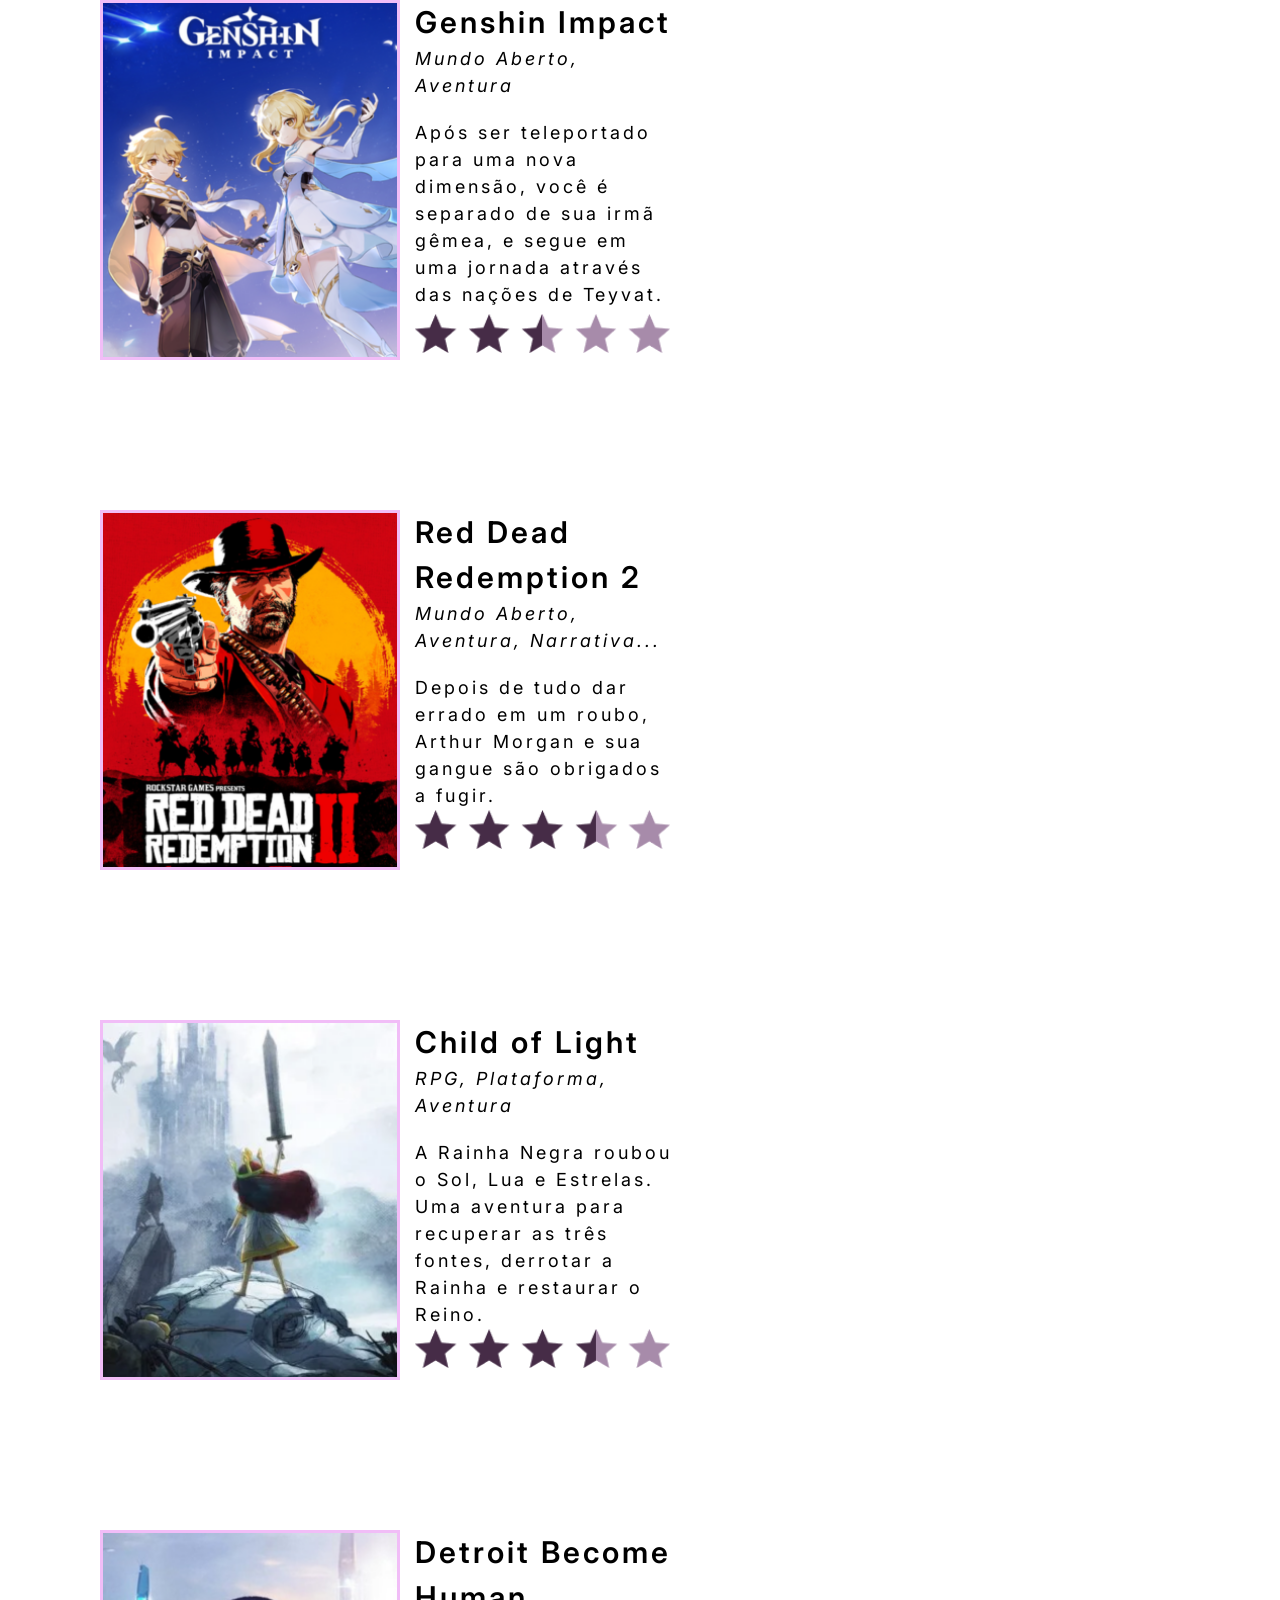
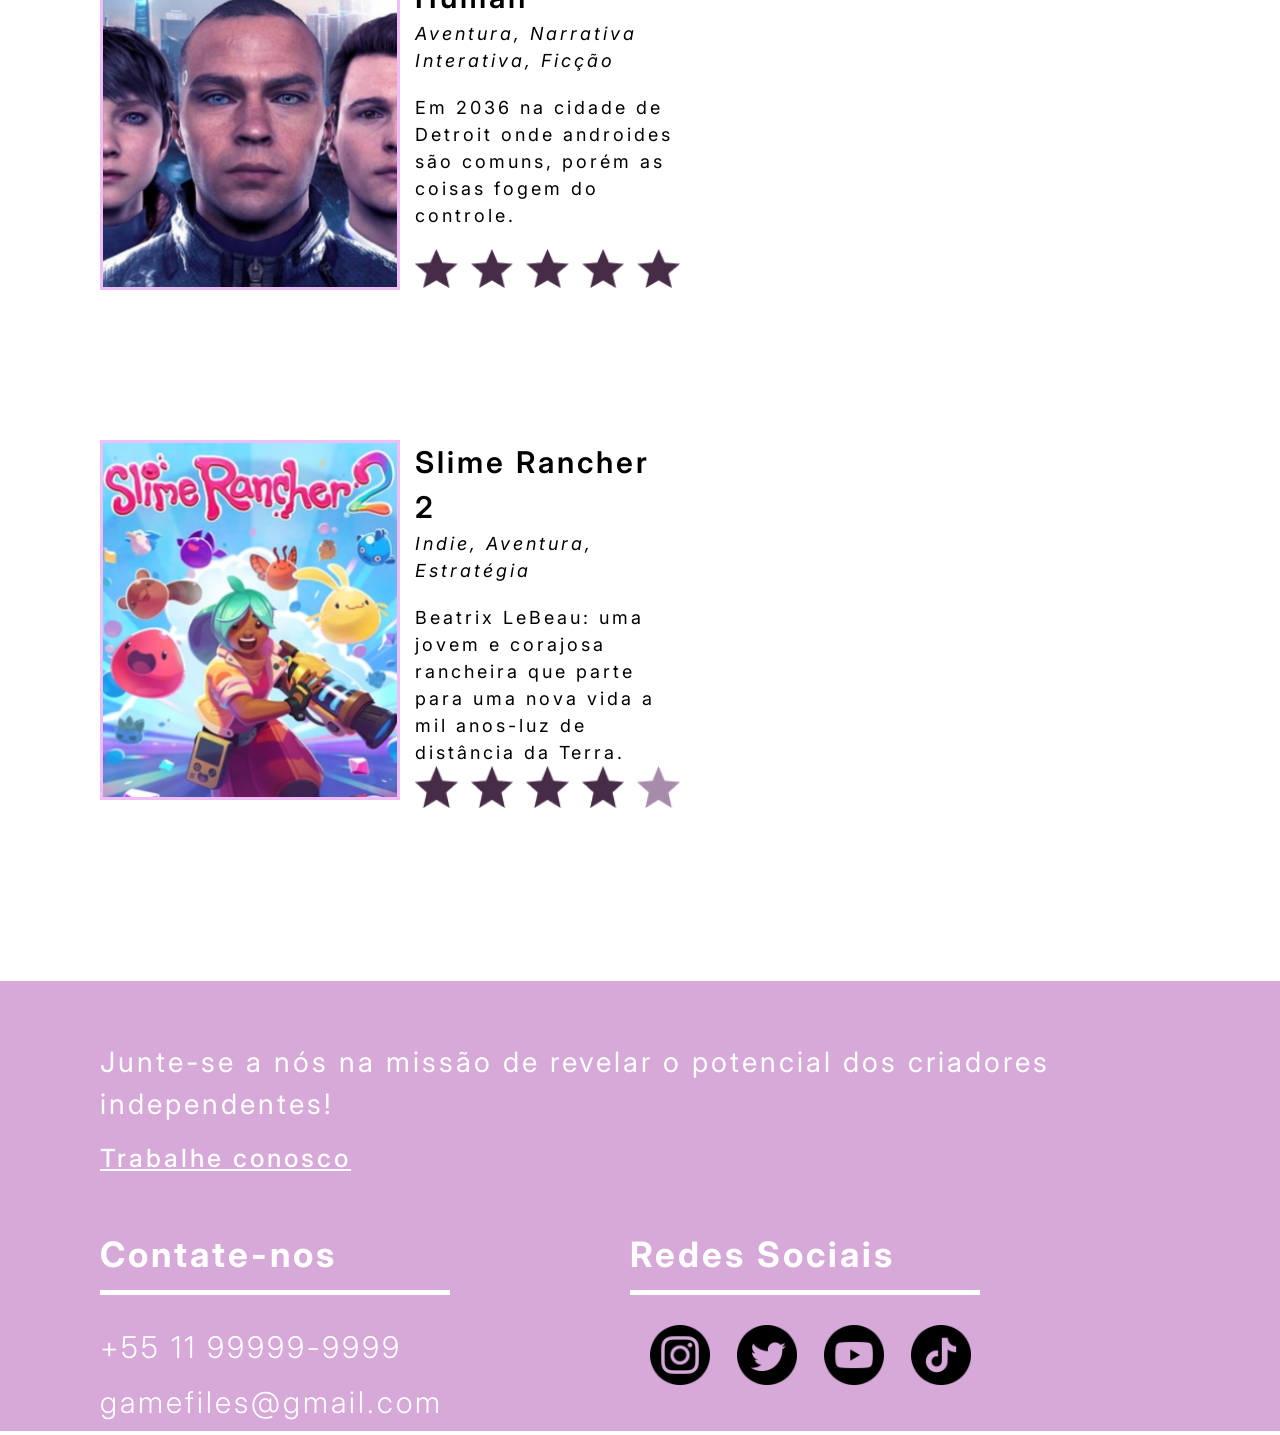
<file: Pesquisa/pesquisa.html>
<!DOCTYPE html>
<html lang="pt-br">

<head>
    <meta charset="UTF-8">
    <meta name="viewport" content="width=device-width, initial-scale=1.0">
    <title>GameFiles!</title>
    <link rel="stylesheet" href="pesquisa.css">
</head>

<body>
    <!-- Overlay -->
    <div id="myNav" class="overlay">
        <a href="javascript:void(0)" class="closebtn" onclick="closeNav()">&times;</a>
        <div class="overlay-content">
            <a href="../Index/index.html" class="letrinhas">Tela Inicial</a>
            <a href="../Pesquisa/pesquisa.html" class="letrinhas">Pesquisa</a>
            <a href="../novidades/novidades.html" class="letrinhas">Novidades</a>
            <a href="../Sobre/Sobre.html" class="letrinhas">Sobre Nós</a>
            <a href="../login/login.html" class="letrinhas">Login</a>
            <a href="../contato/contato.html" class="letrinhas">Contato</a>
        </div>
    </div>

    <!-- Cabeçalho e Menu -->
    <header>
        <div class="menuzin" id="top">
            <a href="../Index/index.html">
                <img src="../Index/img/logo.png" alt="" class="logo">
            </a>
            <button class="menu" id="main">
                <img src="../Index/img/icon_menu.png" alt="" class="icon_menu">
            </button>
        </div>
    </header>

    <div class="Categorias">
        <button class="btn" onclick="filterSelection('all')">Mostrar Tudo</button>
        <button class="btn" onclick="filterSelection('Indie')">Indie</button>
        <button class="btn" onclick="filterSelection('RPG')">RPG</button>
        <button class="btn" onclick="filterSelection('Aventura')">Aventura</button>
        <button class="btn" onclick="filterSelection('Estrategia')">Estratégia</button>
        <button class="btn" onclick="filterSelection('Terror')">Terror</button>
        <button class="btn" onclick="filterSelection('Mundo')">Mundo Aberto</button>
        <button class="btn" onclick="filterSelection('Puzzle')">Puzzle</button>
        <button class="btn" onclick="filterSelection('Narrativa')">Narrativa Interativa</button>
        <button class="btn" onclick="filterSelection('Plataforma')">Plataforma</button>
        <button class="btn" onclick="filterSelection('Ficcao')">Ficção</button>
    </div>

    <div class="Jogos">
        <div class="filterDiv Indie Aventura Plataforma">
            <div class="tabela">
                <img class="borda" src="../Index/img_cat/cat_neva.png" alt="">
                <div class="textin">
                    <h1>Neva</h1>
                    <p class="sub">Indie, Aventura, Plataforma</p>
                    <p>Neva conta a história de Alba, uma jovem mulher que, após um encontro traumático com forças das
                        trevas, cria um vínculo com um curioso filhote...</p>
                    <img src="img_estrelas/4 estrelas.png" alt="" class="estrela1">
                </div>
            </div>
        </div>
        <div class="filterDiv Indie Terror Puzzle">
            <div class="tabela">
                <img class="borda" src="../Index/img_cat/cat_edm.png" alt="">
                <div class="textin">
                    <h1>Enigma do Medo</h1>
                    <p class="sub">Indie, Terror, Puzzle</p>
                    <p>Enigma do Medo é um jogo onde a jovem detetive Mia e seu cãozinho Lupi partem em busca de seu pai
                        desaparecido.</p>
                    <img src="img_estrelas/5 estrelas.png" alt="" class="estrela2">
                </div>
            </div>
        </div>
        <div class="filterDiv Indie RPG Aventura">
            <div class="tabela">
                <img class="borda" src="../Index/img_cat/cat_omori.png" alt="">
                <div class="textin">
                    <h1>OMORI</h1>
                    <p class="sub">Indie, RPG, Aventura</p>
                    <p>Na história, o jogador controla um garoto chamado Sunny e seu alter ego Omori. Eles exploram o
                        mundo real e o mundo dos sonhos para superar seus medos e segredos.</p>
                    <img src="img_estrelas/5 estrelas.png" alt="" class="estrela3">
                </div>
            </div>
        </div>
        <div class="filterDiv Indie Narrativa">
            <div class="tabela">
                <img class="borda" src="../Index/img_cat/cat_lis.png" alt="">
                <div class="textin">
                    <h1>Life Is Strange</h1>
                    <p class="sub">Indie, Narrativa Interativa</p>
                    <p>Maxine Caulfield, uma estudante de fotografia descobre possuir a habilidade de voltar no tempo.
                    </p>
                    <img src="img_estrelas/4 estrelas.png" alt="" class="estrela4">
                </div>
            </div>
        </div>
        <div class="filterDiv Indie Aventura RPG">
            <div class="tabela">
                <img class="borda" src="../Index/img_cat/cat_undertale.png" alt="">
                <div class="textin">
                    <h1>Undertale</h1>
                    <p class="sub">Indie, Aventura, RPG</p>
                    <p>Um mundo onde no subsolo há uma legião de monstros presos por uma barreira mágica, você é o
                        humano que caiu no subsolo. E a escolha de perdão ou matança, é sua.</p>
                    <img src="img_estrelas/5 estrelas.png" alt="" class="estrela5">
                </div>
            </div>
        </div>
        <div class="filterDiv Indie Puzzle Terror">
            <div class="tabela">
                <img class="borda" src="../Index/img_cat/cat_poppy.png" alt="">
                <div class="textin">
                    <h1>Poppy Playtime</h1>
                    <p class="sub">Indie, Puzzle, Terror</p>
                    <p>Um jogo de terror onde o jogador joga como um ex-funcionário da Playtime Company que retorna à
                        agora abandonada.</p>
                    <img src="img_estrelas/4 estrelas e meia.png" alt="" class="estrela6">
                </div>
            </div>
        </div>
        <div class="filterDiv Indie Terror Ficcao Aventura">
            <div class="tabela">
                <img class="borda" src="../Index/img_cat/cat_sally.png" alt="">
                <div class="textin">
                    <h1>Sally Face</h1>
                    <p class="sub">Indie, Terror, Ficção, Aventura</p>
                    <p>Sally Face busca por fantasmas numa tentativa de descobrir a verdade sobre Larry. Uma história
                        com múltiplos capítulos e arcos.</p>
                    <img src="img_estrelas/5 estrelas.png" alt="" class="estrela7">
                </div>
            </div>
        </div>
        <div class="filterDiv Indie Estrategia">
            <div class="tabela">
                <img class="borda" src="../Index/img_cat/cat_bloons.png" alt="">
                <div class="textin">
                    <h1>Bloons TD 6</h1>
                    <p class="sub">Indie, Estrategia</p>
                    <p>Bloons TD 6 apresenta uma nova categoria de macacos, conhecidos como "heróis", que se tornam mais
                        fortes ao longo do tempo.</p>
                    <img src="img_estrelas/4 estrelas.png" alt="" class="estrela8">
                </div>
            </div>
        </div>
        <div class="filterDiv Indie Plataforma Puzzle Aventura">
            <div class="tabela">
                <img class="borda" src="../Index/img_cat/cat_gris.png" alt="">
                <div class="textin">
                    <h1>Gris</h1>
                    <p class="sub">Indie, Plataforma, Puzzle, Aventura</p>
                    <p>Gris é uma jovem, perdida em seu próprio mundo. Sua jornada pela tristeza a concede a ela novas
                        habilidades para navegar melhor por sua realidade.</p>
                    <img src="img_estrelas/5 estrelas.png" alt="" class="estrela9">
                </div>
            </div>
        </div>
        <div class="filterDiv Mundo Aventura">
            <div class="tabela">
                <img class="borda" src="../Index/img_cat/cat_genshin.png" alt="">
                <div class="textin">
                    <h1>Genshin Impact</h1>
                    <p class="sub">Mundo Aberto, Aventura</p>
                    <p>Após ser teleportado para uma nova dimensão, você é separado de sua irmã gêmea, e segue em uma
                        jornada através das nações de Teyvat.</p>
                    <img src="img_estrelas/3 estrelas e meia.png" alt="" class="estrela10">
                </div>
            </div>
        </div>
        <div class="filterDiv Mundo Aventura Narrativa">
            <div class="tabela">
                <img class="borda" src="../Index/img_cat/cat_reddead.png" alt="">
                <div class="textin">
                    <h1>Red Dead Redemption 2</h1>
                    <p class="sub">Mundo Aberto, Aventura, Narrativa...</p>
                    <p>Depois de tudo dar errado em um roubo, Arthur Morgan e sua gangue são obrigados a fugir.</p>
                    <img src="img_estrelas/4 estrelas e meia.png" alt="" class="estrela11">
                </div>
            </div>
        </div>
        <div class="filterDiv RPG Plataforma Aventura">
            <div class="tabela">
                <img class="borda" src="../Index/img_cat/cat_child.png" alt="">
                <div class="textin">
                    <h1>Child of Light</h1>
                    <p class="sub">RPG, Plataforma, Aventura</p>
                    <p>A Rainha Negra roubou o Sol, Lua e Estrelas. Uma aventura para recuperar as três fontes, derrotar
                        a Rainha e restaurar o Reino.</p>
                    <img src="img_estrelas/4 estrelas e meia.png" alt="" class="estrela12">
                </div>
            </div>
        </div>
        <div class="filterDiv Aventura Narrativa Ficcao">
            <div class="tabela">
                <img class="borda" src="../Index/img_cat/cat_detroit.png" alt="">
                <div class="textin">
                    <h1>Detroit Become Human</h1>
                    <p class="sub">Aventura, Narrativa Interativa, Ficção</p>
                    <p>Em 2036 na cidade de Detroit onde androides são comuns, porém as coisas fogem do controle.</p>
                    <img src="img_estrelas/5 estrelas.png" alt="" class="estrela13">
                </div>
            </div>
        </div>
        <div class="filterDiv Indie Aventura Estrategia">
            <div class="tabela">
                <img class="borda" src="../Index/img_cat/cat_slime.png" alt="">
                <div class="textin">
                    <h1>Slime Rancher 2</h1>
                    <p class="sub">Indie, Aventura, Estratégia</p>
                    <p>Beatrix LeBeau: uma jovem e corajosa rancheira que parte para uma nova vida a mil anos-luz de
                        distância da Terra.</p>
                    <img src="img_estrelas/4 estrelas.png" alt="" class="estrela14">
                </div>
            </div>
        </div>
    </div>

    </div>
    <div onclick="scrollToTop()" class="voltar">
        <div id="targetDiv" class="tag">
            <img src="../Geral/imgsGerais/SetaVoltarBolinha.png"  alt="">
        </div>
    </div>

    <footer>
        <div class="junto">
            <p class="junte">Junte-se a nós na missão de revelar o potencial dos criadores independentes!</p>
            <a href="../contato/contato.html" class="trabalhe">Trabalhe conosco</a>
        </div>
        <div class="coisos">
            <div class="contate">
                <h3>Contate-nos</h3>
                <hr>
                <p class="contato">+55 11 99999-9999</p>
                <p class="contato">gamefiles@gmail.com</p>
            </div>
            <div class="redes">
                <h3>Redes Sociais</h3>
                <hr>
                <div class="icones">
                    <img src="../Index/img/icon_insta.png" alt="" class="icon">
                    <img src="../Index/img/icon_twitter.png" alt="" class="icon">
                    <img src="../Index/img/icon_youtube.png" alt="" class="icon">
                    <img src="../Index/img/icon_tiktok.png" alt="" class="icon">
                </div>
            </div>
        </div>
    </footer>

    <script src="pesquisa.js"></script>
</body>

</html>
</file>
<file: Index/style.css>
@font-face {
    font-family: 'Montserrat';
    src: url(font/Montserrat-VariableFont_wght.ttf);
}

@font-face {
    font-family: 'Montserrat Italico';
    src: url(font/Montserrat-Italic-VariableFont_wght.ttf);
}

@font-face {
    font-family: 'Inter';
    src: url(font/Inter-VariableFont_opsz\,wght.ttf);
}

@font-face {
    font-family: 'Inter Italico';
    src: url(font/Inter-Italic-VariableFont_opsz\,wght.ttf);
}

* {
    margin: 0;
    padding: 0;
    border: 0;
    letter-spacing: 3px;
    line-height: 1.5;
}
body {
    overflow-x: hidden; /* Impede o scroll horizontal */
}

/* Estilos do Overlay */
.overlay {
    position: fixed;
    z-index: 1000;
    height: 0;
    width: 100%;
    left: 0;
    top: 0;
    background-color: rgba(102, 25, 110, 0.8); /* Cor roxa com 80% de transparência */
    overflow-x: hidden;
    transition: 0.5s;
}

.overlay-content {
    position: absolute;
    top: 25%;
    width: 100%;
    text-align: center;
    margin-top: 30px;
}

.overlay a {
    padding: 8px;
    text-decoration: none;
    font-size: 36px;
    color: #f1bdf7;
    display: block;
    transition: 0.3s;
}

.overlay a:hover, .overlay a:focus {
    color: white;
}

.overlay .closebtn {
    position: absolute;
    top: 20px;
    right: 45px;
    font-size: 60px;
    color: white;
    text-decoration: none;
    cursor: pointer;
}
.closebtn:hover {
    filter: brightness(0.8);
  }

/* Responsividade para telas menores */
@media screen and (max-height: 450px) {
    .overlay a {
        font-size: 20px;
    }
    .overlay .closebtn {
        font-size: 40px;
        top: 15px;
        right: 35px;
    }
}

.menuzin {
    height: 100px;
    display: flex;
    flex-direction: row;
    justify-content: space-between;
    align-items: center;
    background-color: #d6a9d9;
    margin-bottom: 30px;
    position: fixed;
    width: 100%;
    z-index: 50;
}

.logo {
    width: 115px;
    margin-left: 30px;
}
.logo:hover {
    cursor: pointer;
}

.voltar {
    display: flex;
    justify-content: right;
    width: 100%;
    margin-top: -40px;
    padding-bottom: 15px;
}
.voltar img{
    margin-right: 40px;
    height: 90px;
    width: 90px;
    margin-bottom: 10px;
}
.voltar:hover img{
    cursor: pointer;
}
.voltar
/* Estilos da div */
#targetDiv {
    opacity: 0; /* Começa invisível */
    transform: translateY(50px); /* Um pequeno deslocamento para criar o efeito de deslizamento */
    transition: opacity 1s ease-out, transform 1s ease-out; /* A transição suave para opacidade e movimento */
}

/* Classe para tornar a div visível */
#targetDiv.visible {
    opacity: 1; /* Torna a div visível */
    transform: translateY(0); /* Retorna à posição original */
}
.menu {
    width: 100px;
    height: 70px;
    background-color: transparent;
    margin-right: 40px;
    margin-bottom: 10px;
    border: 0;
    z-index: 70;
}

.icon_menu {
    width: 80px;
}
.icon_menu:hover {
    cursor: pointer;
}

/* Efeito de Hover nos Links */
.letrinhas {
    transition: text-decoration 0.3s ease;
}

.letrinhas:hover {
    text-decoration: underline white;
}

header {
    height: 100px;
}

.jogos {
    display: flex;
    justify-content: space-between;
    align-items: center;
    margin-left: 45px;
    margin-right: 45px;
    margin-top: 10px;

}

.games1 {
    width: 425px;
    height: 715px;
    border-radius: 10px;
    max-width: 100%
}


.game1titulo {
    font-family: 'Inter';
    color: #906994;
    font-size: 35px;
    font-weight: 600;
    margin-bottom: 5px;
}

.game1subtitulo {
    font-family: 'Inter Italico';
    font-size: 20px;
}

.meio {
    background-color: #d6a9d9;
    margin-top: 40px;
    display: flex;
    align-items: center;
    justify-content: center;
    height: 250px;
}

.icon_meio {
    width: 200px;
}

.texto_meio {
    font-family: 'Inter';
    font-size: 25px;
    font-weight: 500;
    width: 530px;
    margin-left: 340px;
    color: white;
    margin-top: 25px;
    margin-bottom: 25px;
}

.Jogos2 {
    display: flex;
    flex-wrap: wrap;
    justify-content: space-evenly;
    margin-top: 40px;
    gap: 45px;
    margin-left: 45px;
}
.arrumando {
    text-align: left;
    width: 100%;
}

.games2 {
    border-radius: 10px;
    width: 620px;
    height: 400px;
    object-fit: cover;
}

h1 {
    font-weight: 500;
    font-size: 35px;
    margin-bottom: 10px;
    margin-left: 50px;
    text-decoration: underline;
    text-decoration-thickness: 2px;
    text-underline-offset: 3px;
    letter-spacing: 5px;
    font-family: "Inter", sans-serif;
    margin-top: 50px;
}
.dest {
    margin-top: 15px;
    margin-bottom: 30px;
}
.nov {
    font-size: 35px;
    margin-bottom: 40px;
    margin-left: 50px;
    text-decoration: underline;
    text-decoration-thickness: 2px;
    text-underline-offset: 3px;
    letter-spacing: 5px;
    font-family: "Inter", sans-serif;
    margin-top: 70px;
}

.categorias {
    cursor: pointer;
    display: flex;
    justify-content: space-evenly;
    margin-bottom: 25px;
}

.categoria{
    margin-top: 10px;
    position: relative;
    text-align: center;
}

.cat {
    position: absolute;
    font-family: 'Inter';
    font-size: 25px;
    width: 200px;
    color: white;
    top: 40%;
    left: 25%;
    text-decoration: underline;
}

.novidades {
    display: flex;
    justify-content: space-evenly;
    margin-top: 20px;
    margin-bottom: 80px;
    height: 500px;
}

.novi {
    height: 500px;

}

.teste {
    height: 292px;
    width: 440px;
    filter: brightness(0.5);
}

.not {
    font-family: 'Inter';
    font-size: 25px;
    width: 434px;
    margin-top: 10px;
    margin-bottom: 40px;
}

a {
    font-family: 'Inter';
    font-size: 30px;
    color: black;
    font-weight: 500;
}



footer {
    background-color: #d6a9d9;
    height: 450px;
    align-items: center;
    justify-content: center;
    align-content: center;
}

.junte {
    font-family: 'Inter';
    font-size: 28px;
    color: white;
    margin-left: 100px;
    margin-bottom: 15px;
    font-weight: 400;
}

.trabalhe {
    font-family: "Inter", sans-serif;
    font-size: 25px;
    color: white;
    margin-left: 100px;
    font-weight: 500;
    transition: filter 0.3s ease;
}
.trabalhe:hover {
    filter: brightness(0.9);
}

.icon {
    width: 60px;
    margin-left: 20px;
    transition: scale 0.3s ease;
}
.icon:hover {
    cursor: pointer;
    scale: 1.1;
}

.junto {
    margin-top: 60px;
}

.coisos {
    display: flex;
    justify-content: space-between;
    margin-left: 100px;
    margin-right: 300px;
    margin-top: 50px;
    margin-bottom: 80px;
}

h3 {
    font-family: 'Inter';
    font-size: 35px;
    color: white;
}

hr {
    border-top: 5px solid white;
    width: 350px;
    margin-top: 10px;
    margin-bottom: 30px;
}

.contato {
    font-family: 'Inter';
    font-size: 30px;
    color: white;
    font-weight: 300;
    margin-bottom: 10px;
}

.clickable {
    cursor: pointer;
}

.noticiazinha {
    height: 270px;
    width: 430px;
    object-fit: cover;
}
</file>
<file: Apelido/styleApelido.css>
*{
    padding: 0;
    margin: 0;
    border: 0;
    font-family: "Inter", sans-serif;
    box-sizing: border-box;
}
body{ 
    
    background-image: url(/img/Amo-te\,\ amo-te\ mais\ \(18\)\ 1.png);
}
.quadrado{
    display: flex;
    width: 40%;
    height:100vh;
    background-color: transparent;
    color: #fff;
    border: 3px solid #c1c1c1;
    flex-direction: column;
    padding: 60px;
}
.continuar{
    margin-top: 100px;
}
.quadrado h2{
    font-size: 46px;
    margin-top: 50px;
}
.quadrado input{
    width: 100%;
    height: 50px;
    outline: none;
    border: 3px solid #c1c1c1;
    font-size: 16px;
    color: #fff;
    background-color: transparent;
    border-radius: 40px;
    padding-left: 20px;
    margin-top: 50px;
    position: relative;
    right: 10px;
}
.quadrado button{
    display: flex;
    position: relative;
    width: 100%;
    height: 20px;
    padding: 20px 0;
    justify-content: center;
    align-items: center;
    border-radius: 40px;
    font-size: 16px;
    left: 5px;
}
.continuar:hover{
    box-shadow: rgba(0, 0, 0, 0.24) 0px 3px 8px;
}
.name{
    margin-top: 80px;
}
.quadrado button a{
    color: #333;
    text-decoration: none;
}
.texto{
    display: flex;
    flex-direction: column;
    margin-top: -400px;
    text-align: justify;
    position: relative;
    left: 750px;
    width: 550px;
    color: #fff;
}
.texto h3{
    font-size: 36px;
    margin-top: -180px;
}
.texto h2{
    font-size: 36px;
    margin-top: 120px;
}
.texto p{
    font-size: 24px;
    margin-top: 120px;
}
.imagem{
    position: relative;
    left: 1065px;
    margin-top: -650px;
    height: 100px;
    width: 100px;
}
</file>
<file: contato/styleContato.css>
* {
    margin: 0;
    padding: 0;
    border: 0;
    letter-spacing: 3px;
    line-height: 1.5;
    font-family: "Inter", sans-serif;

}
.light {
    font-optical-sizing: auto;
    font-weight: 300;
    font-style: normal;
    font-variation-settings: "SOFT" 0, "WONK" 0;
}
.regular {
    font-optical-sizing: auto;
    font-weight: 500;
    font-style: normal;
    font-variation-settings: "SOFT" 0, "WONK" 0;
    line-height: 1.8;
}
.bold {
    font-optical-sizing: auto;
    font-weight: 800; 
    font-style: normal;
    font-variation-settings: "SOFT" 0, "WONK" 0;
    line-height: 1.8;
}
.medium-light {
    font-optical-sizing: auto;
    font-weight: 400; 
    font-style: normal;
    font-variation-settings: "SOFT" 0, "WONK" 0;
    font-size: 25px;
}

/* Estilos do Overlay */
.overlay {
    position: fixed;
    z-index: 1000;
    height: 0;
    width: 100%;
    left: 0;
    top: 0;
    background-color: rgba(102, 25, 110, 0.8); /* Cor roxa com 80% de transparência */
    overflow-x: hidden;
    transition: 0.5s;
}

.overlay-content {
    position: absolute;
    top: 25%;
    width: 100%;
    text-align: center;
    margin-top: 30px;
}

.overlay a {
    padding: 8px;
    text-decoration: none;
    font-size: 36px;
    color: #f1bdf7;
    display: block;
    transition: 0.3s;
}

.overlay a:hover, .overlay a:focus {
    color: white;
}

.overlay .closebtn {
    position: absolute;
    top: 20px;
    right: 45px;
    font-size: 60px;
    color: white;
    text-decoration: none;
    cursor: pointer;
}
.closebtn:hover {
    filter: brightness(0.8);
  }

/* Responsividade para telas menores */
@media screen and (max-height: 450px) {
    .overlay a {
        font-size: 20px;
    }
    .overlay .closebtn {
        font-size: 40px;
        top: 15px;
        right: 35px;
    }
}

.menuzin {
    height: 100px;
    display: flex;
    flex-direction: row;
    justify-content: space-between;
    align-items: center;
    background-color: #d6a9d9;
    margin-bottom: 30px;
    position: fixed;
    width: 100%;
    z-index: 50;
}

.logo {
    width: 115px;
    margin-left: 30px;
}
.logo:hover {
    cursor: pointer;
}


.menu {
    width: 100px;
    height: 70px;
    background-color: transparent;
    margin-right: 40px;
    margin-bottom: 10px;
    border: 0;
    z-index: 70;
}

.icon_menu {
    width: 80px;
}
.icon_menu:hover {
    cursor: pointer;
}

/* Efeito de Hover nos Links */
.letrinhas {
    transition: text-decoration 0.3s ease;
}

.letrinhas:hover {
    text-decoration: underline white;
}

header {
    height: 100px;
}

.section1 {
    height: 260px;
    background-color: #906994;
    color: white;
    display: flex;
    flex-direction: column;
    justify-content: center;
    margin-bottom: 50px;
}
h1 {
    margin-left: 100px;
    font-size: 25px;
}
h2 {
    margin-left: 25px;
    text-decoration: underline black;
    color: #4b4b4b;
}
.esquerda h1{
    margin-left: 30px;
}
.esquerda {
    display: flex;
    flex-direction: column;
    width: 25%;
    margin: 15px;
    margin-left: 60px;
    gap: 50px;
    height: 600px;

}
.direita {
    width: 65%;
    margin: 15px;
    margin-left: 80px;
    margin-right: 90px;
    display: flex;
    flex-direction: column;
    align-items: center;
}
.section2 {
    display: flex;
}
input {
    background-color: #e4d0e4;
    color: #333;
    height: 45px;
    width: 700px;
    padding: 0 15px;
    margin-top: -15px;
}
textarea {
    padding: 20px;
    resize: none;
    background-color: #e4d0e4;
    color: #333;
    height: 350px;
    width: 690px;
    margin-top: -15px;
}
h4 {
    width: 700px;
    font-size: 20px;
    letter-spacing: 5px;
}
.questao {
    display: flex;
    flex-direction: column;
    gap: 15px;
    margin: 15px;
}
.enviando {
    width: 730px;
    margin-bottom: 35px;
}
.enviar {
    padding: 10px 30px;
    border-radius: 10px;
    margin: 15px 0;
    background-color: #e4d0e4;
    color: rgb(0, 0, 0);
    font-weight: 500;
    line-height: 1.8;
    font-size: 20px;
    cursor: pointer;
}
footer {
        background-color: #d6a9d9;
        height: 450px;
        align-items: center;
        justify-content: center;
        align-content: center;
        color: white;
}
.junte {
    font-size: 28px;
    color: white;
    margin-left: 100px;
    margin-bottom: 15px;
    font-weight: 400;
}

.trabalhe {
    font-family: "Inter", sans-serif;
    font-size: 25px;
    color: white;
    margin-left: 100px;
    font-weight: 500;
    transition: filter 0.3s ease;
}
.trabalhe:hover {
    filter: brightness(0.9);
}

.icon {
    width: 60px;
    margin-left: 20px;
    transition: scale 0.3s ease;
}
.icon:hover {
    cursor: pointer;
    scale: 1.1;
}

.junto {
    margin-top: 60px;
}

.coisos {
    display: flex;
    justify-content: space-between;
    margin-left: 100px;
    margin-right: 300px;
    margin-top: 50px;
    margin-bottom: 80px;
}

h3 {
    font-size: 35px;
    color: white;
}

hr {
    border-top: 5px solid white;
    width: 350px;
    margin-top: 10px;
    margin-bottom: 30px;
}
.voltar {
    display: flex;
    justify-content: right;
    width: 100%;
    margin-top: -40px;
    padding-bottom: 15px;
    background-color: #ffffff;
}
.voltar img{
    margin-right: 40px;
    height: 90px;
    width: 90px;
    margin-bottom: 10px;
}
.voltar:hover img{
    cursor: pointer;
}
.voltar
/* Estilos da div */
#targetDiv {
    opacity: 0; /* Começa invisível */
    transform: translateY(50px); /* Um pequeno deslocamento para criar o efeito de deslizamento */
    transition: opacity 1s ease-out, transform 1s ease-out; /* A transição suave para opacidade e movimento */
}

/* Classe para tornar a div visível */
#targetDiv.visible {
    opacity: 1; /* Torna a div visível */
    transform: translateY(0); /* Retorna à posição original */
}

.contato {
    font-size: 30px;
    color: white;
    font-weight: 300;
    margin-bottom: 10px;
}
</file>
<file: EntrarConta/styleEntrar.css>
*{
    padding: 0;
    margin: 0;
    border: 0;
    font-family: "Inter", sans-serif;
}
body{
    background: url(/img/Amo-te\,\ amo-te\ mais\ \(18\)\ 1.png);
}
.quadrado{
    background-color: transparent;
    display: flex;
    flex-direction: column;
    justify-content: center;
    align-items: center;
    justify-content: space-evenly;
    width: 650px;
    height: 550px;
    border-radius: 20px;
    position: relative;
    left: 450px;
    border-radius: 40px;
    border: 3px solid #c1c1c1;
}
.Google button{
    width: 450px;
    height: 50px;
    background-color: white;
    display: flex;
    justify-content: center;
    align-items: center;
    font-size: 18px;
    cursor: pointer;
    border-radius: 40px;
    color: black;
}
h1{
    color: white;
    display: flex;
    justify-content: center;
    margin: 50px;
    font-size: 40px;
}
.insta button{
    width: 450px;
    height: 50px;
    background-color: white;
    display: flex;
    justify-content: center;
    align-items: center;
    font-size: 18px;
    cursor: pointer;
    border-radius: 40px;
    color: black;
}
.face button{
    width: 450px;
    height: 50px;
    background-color: white;
    display: flex;
    justify-content: center;
    align-items: center;
    font-size: 18px;
    color: black;
    border-radius: 40px;
    cursor: pointer;
}
a{
    width: 450px;
    height: 50px;
    background-color: #281429;
    display: flex;
    justify-content: center;
    align-items: center;
    border-radius: 40px;
}
h2{
    padding: 20px;
    font-size: 30px;
    color: white;
}
.quadrado img{
    position: relative;
    left: 60px;
}
.Google img{
    position: relative;
    left: 70px;
}
a {
    color: white;
    text-decoration: none;
}
.Go:hover{
    background-color: transparent;
    border: 3px solid rgba(255, 255, 255, .2);
    color: #fff;
    transition: 1s;
    border-radius: 40px;
}
.in:hover{
    background-color: transparent;
    border: 3px solid rgba(255, 255, 255, .2);
    color: #fff;
    transition: 1s;
    border-radius: 40px;
}
.fa:hover{
    background-color: transparent;
    border: 3px solid rgba(255, 255, 255, .2);
    color: #fff;
    transition: 1s;
    border-radius: 40px;
}
a:hover{
    box-shadow: rgba(0, 0, 0, 0.24) 0px 3px 8px;
}
.fundo{
    margin-top: -401px;
}
</file>
<file: Login/styleLogin.css>
*{
    padding: 0;
    margin: 0;
    border: 0;
    font-family: "Inter", sans-serif;
}
body{
    display: flex;
    min-height: 100vh;
    background-color: #281429;
    justify-content: right;
    background: url(../img/Amo-te\,\ amo-te\ mais\ \(18\)\ 1.png);
}
.container{
    width: 500px;
    height:700px;
    background-color: transparent;
    color: #fff;
    border: 3px solid #c1c1c1;
    padding: 0px 60px;
    margin-right: 30px;
    margin-top: 20px;
    border-radius: 40px;
}
.container h1{
    font-size: 36px;
    text-align: center;
    margin-top: 120px;
    margin-bottom: 70px;
}
.input-box{
    position: relative;
    width: 100%;
    height: 50px;
    padding: 20px 0;
}
.input-box input{
    width: 100%;
    height: 100%;
    outline: none;
    border: 3px solid #c1c1c1;
    font-size: 16px;
    color: #fff;
    background-color: transparent;
    border-radius: 40px;
    padding-left: 20px;
}
.input-box input::placeholder{
    color: rgb(255, 255, 255, .2);
}
.input-box i{
    position: absolute;
    right: 20px;
    font-size: 20px;
    top: 50%;
    transform: translateY(-50%);
}
.remember-forgot a{
position: relative;
left: 260px;
}
.remember-forgot{
    margin-bottom: 50px;
}
.remember-forgot label input{
    accent-color: #fff;
    margin-right: 5px;
}

.remember-forgot a{
    color: #fff;
    text-decoration: none;
}

.register-link a{
    color: #fff;
    text-decoration: none;
}

.register-link{
    text-align: center;
}

.Login{
    width: 520px;
    height: 50px;
    font-size: 16px;
    background-color: #fff;
    cursor: pointer;
    border-radius: 40px;
    margin-bottom: 50px;
}
.Login:hover{
    background-color: transparent;
    border: 2px solid rgba(255, 255, 255, .2);
    color: #fff;
    transition: 0.5s;
}
.Login a{
    text-decoration: none;
    color: unset;
}
.container2{
    display: flex;
    flex-direction: column;
    position: relative;
    right: 260px;
    margin-top: 100px;
}
.container2 h1{
    font-size: 70px;
    font-weight: 400;
    color: #fff;
    margin-bottom: 80px;
}
.container2 h2{
    color: #fff; 
}
.text{
    display: flex;
    margin-bottom: 80px;
}
.text h2{
    display: flex;
    margin-top: 50px;
    top: 50%;
    transform: translateY(-50%);
    margin-left: 50px;
    font-size: 30px;
    font-weight: 400;
}
.container2 p{
    font-size: 40px;
    width: 450px;
    color: #fff;
}
.imagem{
    display: flex;
    position: relative;
    right: 150px;
    margin-top: -225px;
    font-size: 30px;
}
</file>
<file: Pesquisa/pesquisa.css>
@font-face {
  font-family: 'Montserrat';
  src: url(../Index/font/Montserrat-VariableFont_wght.ttf);
}

@font-face {
  font-family: 'Montserrat Italico';
  src: url(../Index/font/Montserrat-Italic-VariableFont_wght.ttf);
}

@font-face {
  font-family: 'Inter';
  src: url(../Index/font/Inter-VariableFont_opsz\,wght.ttf);
}

@font-face {
  font-family: 'Inter Italico';
  src: url(../Index/font/Inter-Italic-VariableFont_opsz\,wght.ttf);
}

* {
  margin: 0;
  padding: 0;
  border: 0;
  letter-spacing: 3px;
  line-height: 1.5;
  font-family: "Inter", sans-serif;
}

/* Estilos do Overlay */
.overlay {
  position: fixed;
  z-index: 1000;
  height: 0;
  width: 100%;
  left: 0;
  top: 0;
  background-color: rgba(102, 25, 110, 0.8);
  /* Cor roxa com 80% de transparência */
  overflow-x: hidden;
  transition: 0.5s;
}

.overlay-content {
  position: absolute;
  top: 25%;
  width: 100%;
  text-align: center;
  margin-top: 30px;
}

.overlay a {
  padding: 8px;
  text-decoration: none;
  font-size: 36px;
  color: #f1bdf7;
  display: block;
  transition: 0.3s;
}

.overlay a:hover,
.overlay a:focus {
  color: white;
}

.overlay .closebtn {
  position: absolute;
  top: 20px;
  right: 45px;
  font-size: 60px;
  color: white;
  text-decoration: none;
  cursor: pointer;
}

.closebtn:hover {
  filter: brightness(0.8);
}

/* Responsividade para telas menores */
@media screen and (max-height: 450px) {
  .overlay a {
    font-size: 20px;
  }

  .overlay .closebtn {
    font-size: 40px;
    top: 15px;
    right: 35px;
  }
}

.menuzin {
  height: 100px;
  display: flex;
  flex-direction: row;
  justify-content: space-between;
  align-items: center;
  background-color: #d6a9d9;
  margin-bottom: 30px;
  position: fixed;
  width: 100%;
  z-index: 50;
}

.logo {
  width: 115px;
  margin-left: 30px;
}

.logo:hover {
  cursor: pointer;
}


.menu {
  width: 100px;
  height: 70px;
  background-color: transparent;
  margin-right: 40px;
  margin-bottom: 10px;
  border: 0;
  z-index: 70;
}

.icon_menu {
  width: 80px;
}

.icon_menu:hover {
  cursor: pointer;
}

/* Efeito de Hover nos Links */
.letrinhas {
  transition: text-decoration 0.3s ease;
}

.letrinhas:hover {
  text-decoration: underline white;
}

header {
  height: 100px;
}

.Jogos {
  margin-left: 100px;
  overflow: hidden;
  display: flex;
  flex-wrap: wrap;
  justify-content: start;
  gap: 100px;
  margin-bottom: 25px;

}

.filterDiv {
  float: left;
  background-color: transparent;
  color: black;
  width: 600px;
  height: 360px;
  line-height: 100px;
  display: none;
  margin-bottom: 50px;
  display: none;

}

.filterDiv.show {
  display: block;
  /* Exibe as divs com a classe 'show' */
}

.hide {
  display: none;
}

.empty {
  width: 600px;
  height: 360px;
  background-color: transparent;
  display: none;
  /* Inicialmente escondida */
  text-align: center;
  font-size: 24px;
  color: #555;
}



.borda {
  border: solid 3px #f1bdf7;

}



.tabela {
  display: flex;
  flex-direction: row;
  height: 360px;
  margin-right: 20px;
}

.textin {
  display: flex;
  flex-direction: column;
  margin-left: 15px;
}

.sub {
  font-family: 'Inter Italico';
  margin-bottom: 20px;
}

h1 {
  font-family: 'Inter';
  font-size: 30px;
  font-weight: 600;
}

p {
  font-family: 'Inter';
  font-size: 18px;
}

.estrela1,
.estrela2,
.estrela3,
.estrela4,
.estrela5,
.estrela6,
.estrela7,
.estrela8,
.estrela9,
.estrela10,
.estrela11,
.estrela12 {
  height: 40px;
  width: 255px;
}

.estrela1 {
  margin-top: 5px;
}

.estrela2 {
  margin-top: 20px;
}

.estrela3 {
  margin-top: 10px;
}

.estrela4 {
  margin-top: 60px;
}

.estrela5 {
  margin-top: 5px;
}

.estrela6 {
  margin-top: 65px;
}

.estrela7 {
  margin-top: 10px;
}

.estrela8 {
  margin-top: 65px;
}

.estrela9 {
  margin-top: 10px;
}

.estrela10 {
  margin-top: 5px;
}


.estrela13 {
  margin-top: 20px;
}

.show {
  display: block;
}

.btn {
  border-radius: 5px;
  border: none;
  outline: none;
  padding: 12px 16px;
  background-color: #d6a9d9;
  cursor: pointer;
  font-family: 'Inter';
  font-weight: 600;
  color: white;
}

.btn:hover {
  background-color: #9f6da5;
}

.btn:active {
  background-color: #66196e;
  color: white;
}

footer {
  background-color: #d6a9d9;
  height: 450px;
  align-items: center;
  justify-content: center;
  align-content: center;
}

.junte {
  font-family: 'Inter';
  font-size: 28px;
  color: white;
  margin-left: 100px;
  margin-bottom: 15px;
  font-weight: 400;
}

.trabalhe {
  font-family: "Inter", sans-serif;
  font-size: 25px;
  color: white;
  margin-left: 100px;
  font-weight: 500;
  transition: filter 0.3s ease;
}

.trabalhe:hover {
  filter: brightness(0.9);
}

.icon {
  width: 60px;
  margin-left: 20px;
  transition: scale 0.3s ease;
}

.icon:hover {
  cursor: pointer;
  scale: 1.1;
}

.junto {
  margin-top: 60px;
}

.coisos {
  display: flex;
  justify-content: space-between;
  margin-left: 100px;
  margin-right: 300px;
  margin-top: 50px;
  margin-bottom: 80px;
}

h3 {
  font-family: 'Inter';
  font-size: 35px;
  color: white;
}

hr {
  border-top: 5px solid white;
  width: 350px;
  margin-top: 10px;
  margin-bottom: 30px;
}

.contato {
  font-family: 'Inter';
  font-size: 30px;
  color: white;
  font-weight: 300;
  margin-bottom: 10px;
}

.Categorias {
  width: 100%;
  height: 50px;
  display: flex;
  flex-direction: row;
  margin-bottom: 50px;
  margin-top: 10px;
  justify-content: space-evenly;
}

.jogo {
  width: 100%;
  display: flex;
  flex-direction: row;
  height: 100px;
}

.voltar {
  display: flex;
  justify-content: right;
  width: 100%;
  margin-top: -20px;
  margin-bottom: 20px;
}
.voltar img{
  margin-right: 40px;
  height: 90px;
  width: 90px;
  margin-bottom: 10px;
}
.voltar:hover img{
  cursor: pointer;
}
.voltar
/* Estilos da div */
#targetDiv {
  opacity: 0; /* Começa invisível */
  transform: translateY(50px); /* Um pequeno deslocamento para criar o efeito de deslizamento */
  transition: opacity 1s ease-out, transform 1s ease-out; /* A transição suave para opacidade e movimento */
}

/* Classe para tornar a div visível */
#targetDiv.visible {
  opacity: 1; /* Torna a div visível */
  transform: translateY(0); /* Retorna à posição original */
}
</file>
